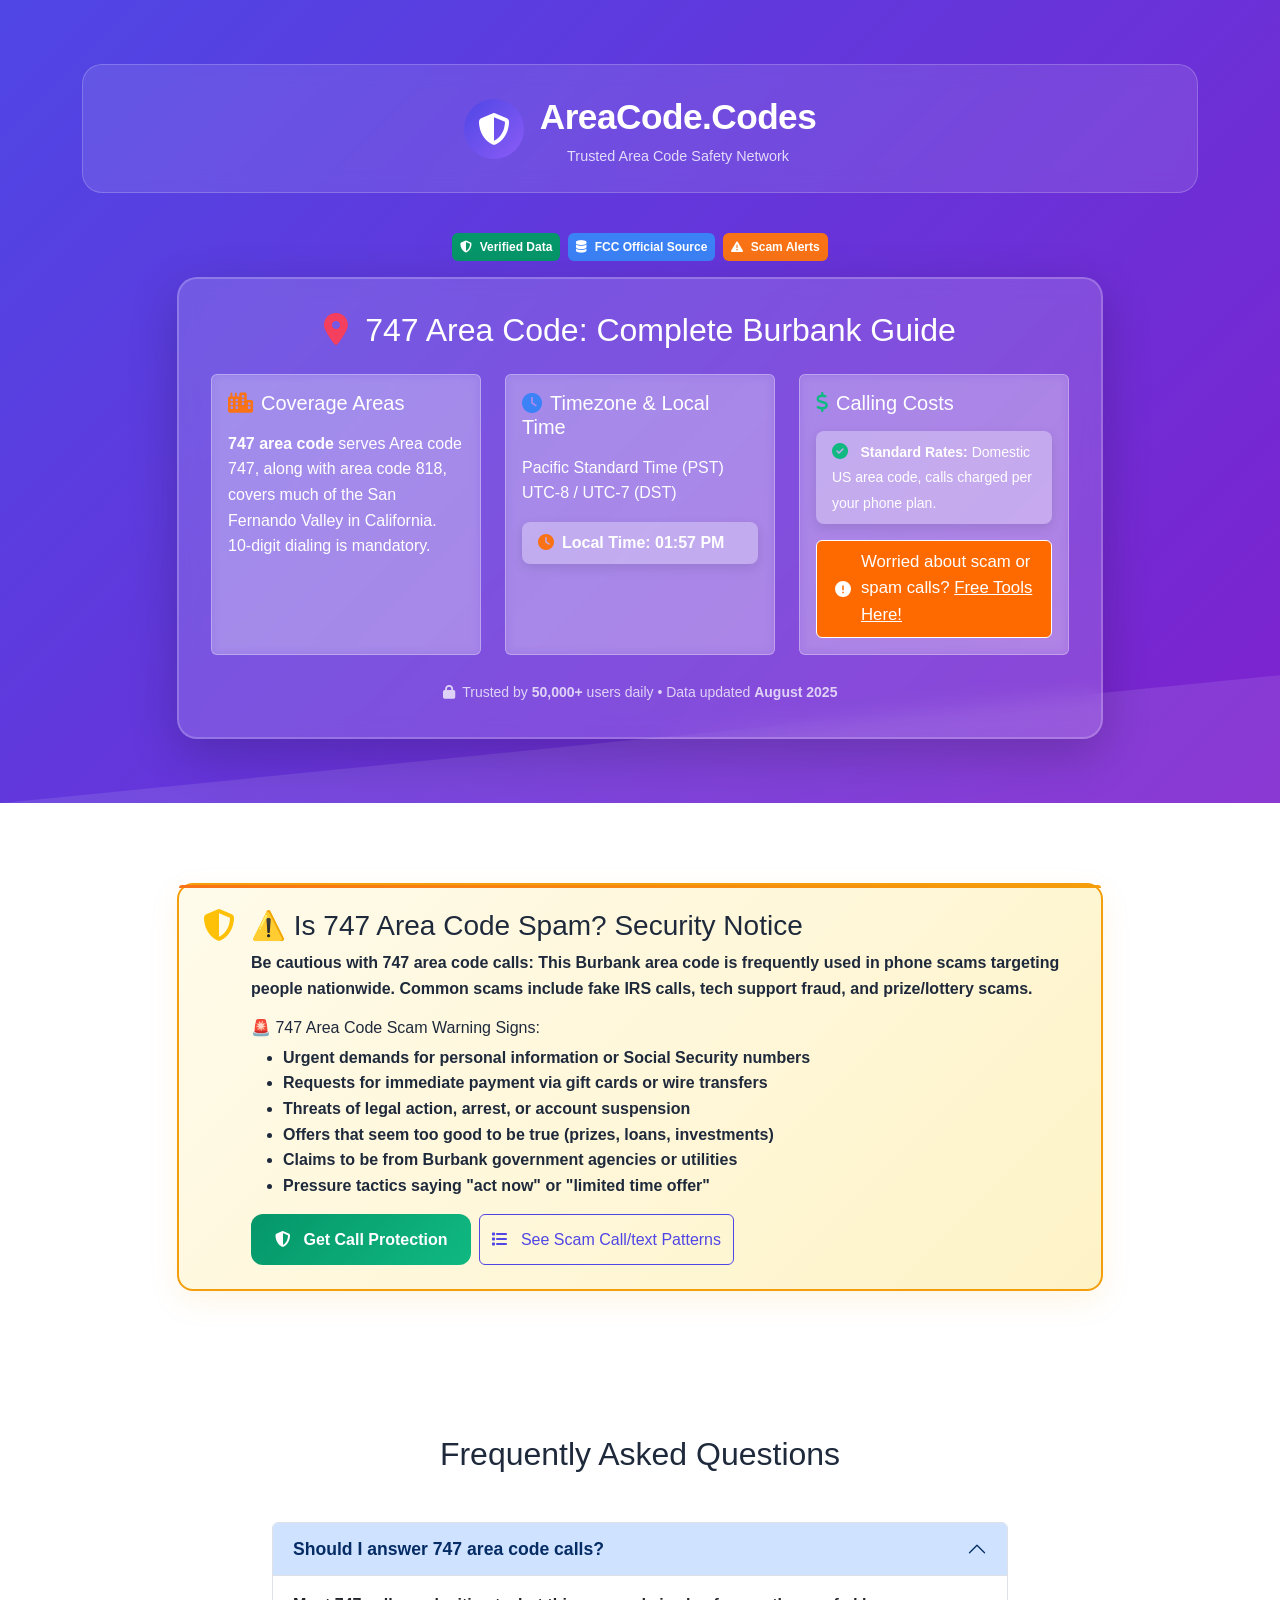
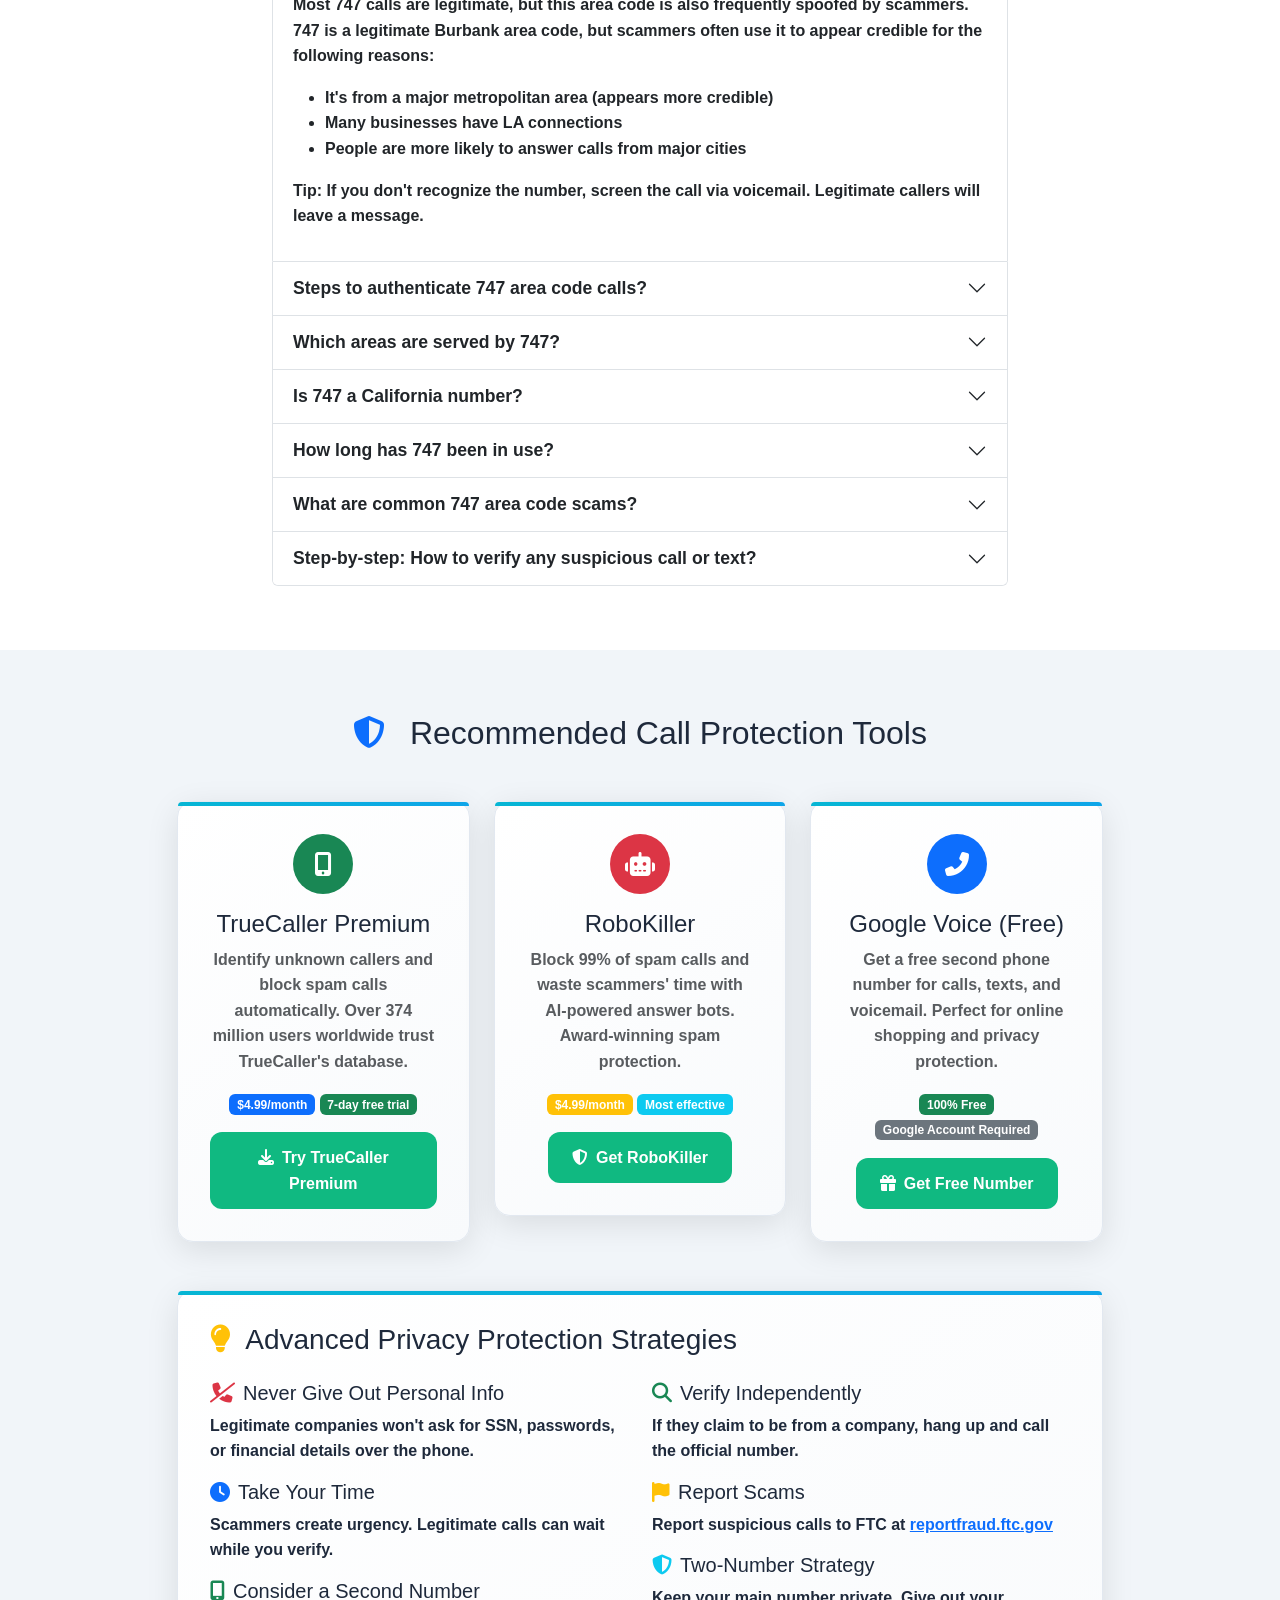
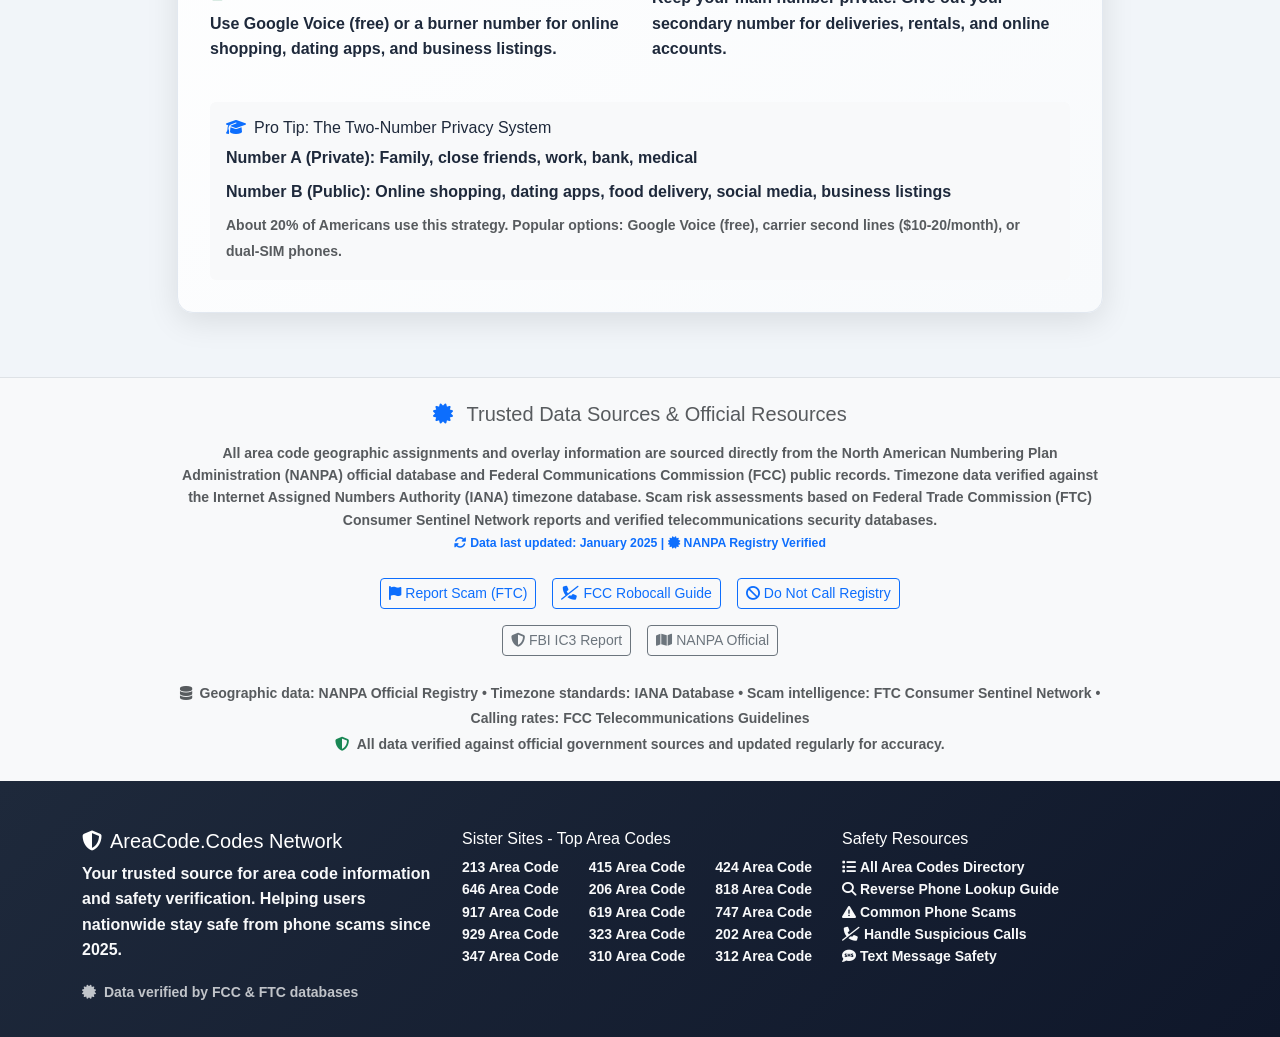
<file: index.html>
<!DOCTYPE html>
<html lang="en">
<head>
    <meta charset="UTF-8">
    <meta name="viewport" content="width=device-width, initial-scale=1.0">
    <!-- SEO: Improved Title for clarity and geo-targeting -->
    <title>747 Area Code (California) Lookup: Scam, Spam & Safety Check for Burbank</title>
    <!-- SEO: Enhanced Meta Description with more keywords and call to action -->
    <meta name="description" content="Free 747 area code lookup for Burbank, California. Check if a number is safe, reported as spam, or linked to scams. Read user reports, avoid phone fraud, and get scam alerts.">
    <meta name="robots" content="index, follow">
    
    <!-- Open Graph Meta Tags for social sharing -->
    <meta property="og:title" content="747 Area Code (California): Burbank Lookup, Scam & Spam Check 747areacode.codes">
    <meta property="og:description" content="Lookup 747 area code numbers in Burbank, CA. Get scam alerts, user reports, and safety tips.">
    <meta property="og:type" content="website">
    <meta property="og:url" content="https://747.areacode.codes">

    
    <!-- Twitter Card Meta Tags -->
    <meta name="twitter:card" content="summary_large_image">
    <meta name="twitter:title" content="747 Area Code (California): Burbank Lookup, Scam & Spam Check">
    <meta name="twitter:description" content="Lookup 747 area code numbers in Burbank, CA. Get scam alerts, user reports, and safety tips.">
    
    <!-- Canonical URL for SEO -->
    <link rel="canonical" href="https://747.areacode.codes">
    
    <!-- Favicon -->
    <link rel="icon" type="image/x-icon" href="favicon.ico">
    
        <!-- Google tag (gtag.js) -->
        <script async src="https://www.googletagmanager.com/gtag/js?id=G-JYRG1LR357"></script>
        <script>
            window.dataLayer = window.dataLayer || [];
            function gtag(){dataLayer.push(arguments);}
            gtag('js', new Date());
            gtag('config', 'G-JYRG1LR357');
        </script>
    
    <!-- Bootstrap CSS -->
    <link href="https://cdn.jsdelivr.net/npm/bootstrap@5.3.0/dist/css/bootstrap.min.css" rel="stylesheet">
    <link href="https://cdnjs.cloudflare.com/ajax/libs/font-awesome/6.4.0/css/all.min.css" rel="stylesheet">
    
    <!-- Custom CSS -->
    <link rel="stylesheet" href="areacodes.css">


    
    <!-- Structured Data: FAQPage schema for rich results (add or update as needed) -->
    <script type="application/ld+json">
    {
      "@context": "https://schema.org",
      "@type": "FAQPage",
      "mainEntity": [
        {
          "@type": "Question",
          "name": "Is the 747 area code safe or a scam?",
          "acceptedAnswer": {
            "@type": "Answer",
            "text": "The 747 area code is legitimate for Burbank, California, but scammers often spoof it. Always verify unknown callers."
          }
        },
        {
          "@type": "Question",
          "name": "How do I check if a 747 number is spam?",
          "acceptedAnswer": {
            "@type": "Answer",
            "text": "Use caller ID apps, search the number online, and check user reports on this site to identify spam or scam calls."
          }
        },
        {
          "@type": "Question",
          "name": "What cities use the 747 area code?",
          "acceptedAnswer": {
            "@type": "Answer",
            "text": "747 covers Burbank, Glendale, San Fernando Valley, Calabasas, Universal City, and parts of Ventura County."
          }
        }
      ]
    }
    </script>
</head>

<body>
    <!-- Hero Section -->
    <section class="hero-section">
        <div class="container">
            <!-- Unified Brand Header -->
            <div class="row justify-content-center text-center mb-4">
                <div class="col-lg-12">
                    <div class="brand-logo mb-3">
                        <div class="logo-container d-flex align-items-center justify-content-center">
                            <div class="logo-icon" style="background: linear-gradient(135deg, #4f46e5, #8b5cf6);">
                                <i class="fas fa-shield-alt"></i>
                            </div>
            <div class="logo-text ms-3">
                <div class="logo-main mb-0">
                    <a href="https://areacode.codes" class="text-white text-decoration-none" style="font-weight:bold;">AreaCode.Codes</a>
                </div>
                <p class="logo-sub mb-0">Trusted Area Code Safety Network</p>
            </div>
                        </div>
                    </div>
                </div>
            </div>
            
            <!-- Trust Badges Banner -->
            <div class="row justify-content-center mb-3">
                <div class="col-lg-10 d-flex justify-content-center">
                    <div class="badge bg-success me-2 p-2" style="background-color: #059669 !important;"><i class="fas fa-shield-alt me-1"></i> Verified Data</div>
                    <div class="badge bg-primary me-2 p-2" style="background-color: #3b82f6 !important;"><i class="fas fa-database me-1"></i> FCC Official Source</div>
                    <div class="badge bg-warning p-2" style="background-color: #f97316 !important; color: white;"><i class="fas fa-exclamation-triangle me-1"></i> Scam Alerts</div>
                </div>
            </div>
            
            <!-- Direct Area Code Information Banner -->
            <div class="row justify-content-center">
                <div class="col-lg-10">
                    <div class="hero-info-card">
                        <div class="row">
                            <div class="col-md-12">
                                <h1 class="h2 mb-4 text-center text-white">
    <i class="fas fa-map-marker-alt me-2" style="color: #f43f5e;"></i>
    747 Area Code: Complete Burbank Guide
</h1>
                                <div class="row g-4">
                                    <div class="col-lg-4">
                                        <div class="hero-info-box h-100 p-3 border rounded">
                                            <h3 class="h5 mb-3"><i class="fas fa-city me-2" style="color: #f97316;"></i>Coverage Areas</h3>
                                            <p class="mb-0 text-white"><strong>747 area code</strong> serves Area code 747, along with area code 818, covers much of the San Fernando Valley in California. 10-digit dialing is mandatory.</p>
                                        </div>
                                    </div>
                                    <div class="col-lg-4">
                                        <div class="hero-info-box h-100 p-3 border rounded">
                                            <h3 class="h5 mb-3"><i class="fas fa-clock me-2" style="color: #3b82f6;"></i>Timezone & Local Time</h3>
                                            <p class="mb-2 text-white">Pacific Standard Time (PST)<br>UTC-8 / UTC-7 (DST)</p>
                                            <div class="hero-alert py-2 px-3 mt-2 mb-0">
                                                <i class="fas fa-clock me-2" style="color: #f97316;"></i><strong>Local Time:</strong> 
                                                <span id="heroLocalTime" class="fw-bold">--:-- --</span>
                                            </div>
                                        </div>
                                    </div>
                                    <div class="col-lg-4">
                                        <div class="hero-info-box h-100 p-3 border rounded">
                                            <h3 class="h5 mb-3"><i class="fas fa-dollar-sign me-2" style="color: #10b981;"></i>Calling Costs</h3>
                                            <div class="hero-alert py-2 px-3 mb-0">
                                                <i class="fas fa-check-circle me-2" style="color: #10b981;"></i>
                                                <small><strong>Standard Rates:</strong> Domestic US area code, calls charged per your phone plan.</small>
                                            </div>
                                            <!-- Scam/Spam Alert Tip -->
                                            <div class="mt-3">
                                              <div class="info-tip d-flex align-items-center gap-2 px-3 py-2 rounded" tabindex="0" style="background:#ff6a00; border:1.5px solid #fff; color:#fff; font-size:1.05rem; cursor:pointer; transition:background 0.2s, border 0.2s;" onclick="document.getElementById('protection-tools').scrollIntoView({behavior:'smooth'});" onkeypress="if(event.key==='Enter'){document.getElementById('protection-tools').scrollIntoView({behavior:'smooth'});}">
                                                <svg viewBox="0 0 20 20" fill="currentColor" width="20" height="20" style="flex-shrink:0;"><path d="M10 2a8 8 0 100 16 8 8 0 000-16zm.75 12.25h-1.5v-1.5h1.5v1.5zm0-3h-1.5V6.5h1.5v2.75z"/></svg>
                                                <span>Worried about scam or spam calls? <u>Free Tools Here!</u></span>
                                              </div>
                                            </div>
                                        </div>
                                    </div>
                                </div>
                                <div class="text-center mt-4">
                                    <small class="text-white opacity-75">
                                        <i class="fas fa-lock me-1"></i> Trusted by <strong>50,000+</strong> users daily • Data updated <strong>August 2025</strong>
                                    </small>
                                </div>
                            </div>
                        </div>
                    </div>
                </div>
            </div>
        </div>
    </section>

    <!-- Results Section -->
    <section class="py-5" id="resultsSection" style="display: none;">
        <div class="container">
            <div class="row justify-content-center">
                <div class="col-lg-10">
                    <div class="info-card">
                        <div class="row">
                            <div class="col-md-8">
                                <h2 class="h3 mb-4">
                                    <i class="fas fa-map-marker-alt text-primary me-2"></i>
                                    Area Code <span id="resultAreaCode"></span> Information
                                </h2>
                                <div id="basicInfo">
                                    <ul class="list-unstyled mb-0">
                                        <li><strong>Area Code:</strong> 747</li>
                                        <li><strong>Region:</strong> Burbank, San Fernando Valley, California</li>
                                        <li><strong>Overlay:</strong> 818</li>
                                        <li><strong>Time Zone:</strong> Pacific Time (PST/PDT)</li>
                                        <li><strong>Introduced:</strong> 2009</li>
                                        <li><strong>Mandatory Dialing:</strong> 10-digit</li>
                                    </ul>
                                </div>
                            </div>
                            <div class="col-md-4">
                                <div class="icon-badge mx-auto">
                                    <i class="fas fa-phone"></i>
                                </div>
                                <div class="text-center">
                                    <h4 id="resultCity"></h4>
                                    <p class="text-muted" id="resultState"></p>
                                </div>
                            </div>
                        </div>
                    </div>

                    <!-- Security Alert -->
                    <div class="security-alert" id="securityAlert">
                        <div class="d-flex align-items-start">
                            <div class="me-3">
                                <i class="fas fa-exclamation-triangle fa-2x text-warning"></i>
                            </div>
                            <div>
                                <h4 class="mb-2">
                                    <i class="fas fa-shield-alt me-2"></i>
                                    Security Assessment
                                </h4>

                                
                                <!-- User Feedback Section - Build Community Data -->
                                <div class="bg-white rounded p-3 mb-3 border">
                                    <h6><i class="fas fa-users me-2"></i>Community Safety Check</h6>
                                    <p class="small mb-2">Have you received calls from this area code?</p>
                                    <div class="d-flex gap-2 mb-2">
                                        <button class="btn btn-sm btn-success" onclick="submitFeedback('safe')">
                                            <i class="fas fa-thumbs-up"></i> Safe Call
                                        </button>
                                        <button class="btn btn-sm btn-warning" onclick="submitFeedback('suspicious')">
                                            <i class="fas fa-exclamation"></i> Suspicious
                                        </button>
                                        <button class="btn btn-sm btn-danger" onclick="submitFeedback('scam')">
                                            <i class="fas fa-ban"></i> Confirmed Scam
                                        </button>
                                    </div>

                                </div>
                                
                                <div class="d-flex flex-wrap gap-2">
                                    <a href="#" class="cta-button" onclick="trackSecurityInterest()">
                                        <i class="fas fa-search-plus me-2"></i>
                                        Get Detailed Safety Report
                                    </a>
                                    <a href="#protection-tools" class="btn btn-outline-primary">
                                        <i class="fas fa-tools me-2"></i>
                                        See Protection Tools
                                    </a>
                                </div>
                            </div>
                        </div>
                    </div>
                </div>
            </div>
        </div>
    </section>

    <!-- Security Alert for 747 -->
    <section class="py-5" id="securitySection">
        <div class="container">
            <div class="row justify-content-center">
                <div class="col-lg-10">
                    <div class="security-alert warning" id="default312Alert">
                        <div class="d-flex align-items-start">
                            <div class="me-3">
                                <i class="fas fa-shield-alt fa-2x text-warning"></i>
                            </div>
                            <div>
                                <h3 class="mb-2">⚠️ Is 747 Area Code Spam? Security Notice</h3>
                                <p class="mb-3">
                                    <strong>Be cautious with 747 area code calls: This Burbank area code is frequently used in phone scams targeting people nationwide. Common scams include fake IRS calls, tech support fraud, and prize/lottery scams.
                                </p>
                                <div class="mb-3">
                                    <h4 class="h6">🚨 747 Area Code Scam Warning Signs:</h4>
                                    <ul class="mb-0">
                                        <li>Urgent demands for personal information or Social Security numbers</li>
                                        <li>Requests for immediate payment via gift cards or wire transfers</li>
                                        <li>Threats of legal action, arrest, or account suspension</li>
                                        <li>Offers that seem too good to be true (prizes, loans, investments)</li>
                                        <li>Claims to be from Burbank government agencies or utilities</li>
                                        <li>Pressure tactics saying "act now" or "limited time offer"</li>
                                    </ul>
                                </div>
                                <div class="d-flex flex-wrap gap-2">
                                    <a href="#protection-tools" class="cta-button" style="background: linear-gradient(135deg, #059669, #10b981);">
                                        <i class="fas fa-shield-alt me-2"></i>
                                        Get Call Protection
                                    </a>
                                    <button class="btn btn-outline-primary" onclick="showScamPatterns()" style="border-color: #4f46e5; color: #4f46e5;">
                                        <i class="fas fa-list me-2"></i>
                                        See Scam Call/text Patterns
                                    </button>
                                </div>
                            </div>
                        </div>
                    </div>
                </div>
            </div>
        </div>
    </section>

    <!-- FAQ Section -->
    <section class="faq-section">
        <div class="container">
            <div class="row justify-content-center">
                <div class="col-lg-8">
                    <h2 class="text-center mb-5">Frequently Asked Questions</h2>
                    <div class="accordion" id="faqAccordion">
                        <!-- FAQ 1: Should I answer 747 area code calls? -->
                        <div class="accordion-item">
                            <h3 class="accordion-header">
                                <button class="accordion-button" type="button" data-bs-toggle="collapse" data-bs-target="#faq1">
                                    Should I answer 747 area code calls?
                                </button>
                            </h3>
                            <div id="faq1" class="accordion-collapse collapse show" data-bs-parent="#faqAccordion">
                                <div class="accordion-body">
                                    <p><strong>Most 747 calls are legitimate,</strong> but this area code is also frequently spoofed by scammers. 747 is a legitimate Burbank area code, but scammers often use it to appear credible for the following reasons:</p>
                                    <ul>
                                        <li>It's from a major metropolitan area (appears more credible)</li>
                                        <li>Many businesses have LA connections</li>
                                        <li>People are more likely to answer calls from major cities</li>
                                    </ul>
                                    <p><strong>Tip:</strong> If you don't recognize the number, screen the call via voicemail. Legitimate callers will leave a message.</p>
                                </div>
                            </div>
                        </div>

                        <!-- FAQ 2: How to verify if a 747 call is legitimate -->
                        <div class="accordion-item">
                            <h3 class="accordion-header">
                                <button class="accordion-button collapsed" type="button" data-bs-toggle="collapse" data-bs-target="#faq2">
                                    Steps to authenticate 747 area code calls?
                                </button>
                            </h3>
                            <div id="faq2" class="accordion-collapse collapse" data-bs-parent="#faqAccordion">
                                <div class="accordion-body">
                                    <p><strong>Here's how to verify 747 calls:</strong></p>
                                    <ol>
                                        <li><strong>Use caller ID apps</strong> - TrueCaller, Hiya, or RoboKiller can identify known spam numbers</li>
                                        <li><strong>Google the number</strong> - Search "[number] scam" to see if others reported it</li>
                                        <li><strong>Don't answer unknown numbers</strong> - Let legitimate callers leave voicemail</li>
                                        <li><strong>Call back independently</strong> - If they claim to be from a company, hang up and call the official number</li>
                                        <li><strong>Trust your instincts</strong> - If something feels off, it probably is</li>
                                    </ol>
                                </div>
                            </div>
                        </div>

                        <!-- FAQ 3: What cities use 747 area code -->
                        <div class="accordion-item">
                            <h3 class="accordion-header">
                                <button class="accordion-button collapsed" type="button" data-bs-toggle="collapse" data-bs-target="#faq3">
                                    Which areas are served by 747?
                                </button>
                            </h3>
                            <div id="faq3" class="accordion-collapse collapse" data-bs-parent="#faqAccordion">
                                <div class="accordion-body">
                                    <p><strong>747 area code serves central Burbank and surrounding areas:</strong></p>
                                    <div class="row">
                                        <div class="col-md-6">
                                            <ul>
                                                <li>Downtown Burbank</li>
                                                <li>Hollywood</li>
                                                <li>Beverly Hills</li>
                                                <li>Santa Monica</li>
                                                <li>West Hollywood</li>
                                                <li>Burbank</li>
                                            </ul>
                                        </div>
                                        <div class="col-md-6">
                                            <ul>
                                                <li>Burbank</li>
                                                <li>Culver City</li>
                                                <li>West Hollywood</li>
                                                <li>Venice</li>
                                                <li>Marina del Rey</li>
                                                <li>Century City</li>
                                            </ul>
                                        </div>
                                    </div>
                                    <p><em>Note: 747 overlaps with area codes 323 and 738 in the same geographic region.</em></p>
                                </div>
                            </div>
                        </div>

                        <!-- FAQ 4: Is 747 a California number? -->
                        <div class="accordion-item">
                            <h3 class="accordion-header">
                                <button class="accordion-button collapsed" type="button" data-bs-toggle="collapse" data-bs-target="#faq4">
                                    Is 747 a California number?
                                </button>
                            </h3>
                            <div id="faq4" class="accordion-collapse collapse" data-bs-parent="#faqAccordion">
                                <div class="accordion-body">
                                    <p><strong>Yes, 747 is an area code for Burbank, California.</strong> It is not a New York area code.</p>
                                    <p><strong>Common California area codes include:</strong></p>
                                    <ul>
                                        <li><strong>747, 818:</strong> Burbank, San Fernando Valley</li>
                                        <li><strong>213, 323, 310, 424:</strong> Los Angeles and surrounding areas</li>
                                        <li><strong>415, 628:</strong> San Francisco</li>
                                        <li><strong>619, 858:</strong> San Diego</li>
                                    </ul>
                                    <p>If someone claims to be calling from New York with a 747 number, it's very likely a scam using caller ID spoofing.</p>
                                </div>
                            </div>
                        </div>

                        <!-- FAQ 5: How long has 747 been in use? -->
                        <div class="accordion-item">
                            <h3 class="accordion-header">
                                <button class="accordion-button collapsed" type="button" data-bs-toggle="collapse" data-bs-target="#faq5">
                                    How long has 747 been in use?
                                </button>
                            </h3>
                            <div id="faq5" class="accordion-collapse collapse" data-bs-parent="#faqAccordion">
                                <div class="accordion-body">
                                    <p><strong>747 was one of the original area codes</strong> established in 1947 when the North American Numbering Plan began.</p>
                                    <div class="row mt-3">
                                        <div class="col-md-6">
                                            <h6><i class="fas fa-history text-primary me-2"></i>Historical Timeline:</h6>
                                            <ul>
                                                <li><strong>1947:</strong> 747 established covering all of Southern California</li>
                                                <li><strong>1951:</strong> Split to create 714 (Orange County)</li>
                                                <li><strong>1984:</strong> Split to create 818 (San Fernando Valley)</li>
                                                <li><strong>1991:</strong> Split to create 310 (West LA)</li>
                                                <li><strong>1998:</strong> Overlay with 323 began</li>
                                                <li><strong>2009:</strong> Overlay with 738 implemented</li>
                                            </ul>
                                        </div>
                                        <div class="col-md-6">
                                            <h6><i class="fas fa-map text-success me-2"></i>Coverage Evolution:</h6>
                                        </div>
                                    </div>
                                </div>
                            </div>
                        </div>

                        <!-- FAQ 6: Common 747 scam types -->
                        <div class="accordion-item">
                            <h3 class="accordion-header">
                                <button class="accordion-button collapsed" type="button" data-bs-toggle="collapse" data-bs-target="#faq6">
                                    What are common 747 area code scams?
                                </button>
                            </h3>
                            <div id="faq6" class="accordion-collapse collapse" data-bs-parent="#faqAccordion">
                                <div class="accordion-body">
                                    <div class="row">
                                        <div class="col-md-6">
                                            <h6><i class="fas fa-exclamation-triangle text-warning me-2"></i>Top 747 Scam Types:</h6>
                                            <ol>
                                                <li><strong>Fake IRS/Tax Scams</strong> - Threatening arrest for unpaid taxes</li>
                                                <li><strong>Tech Support Fraud</strong> - Claiming computer virus/malware</li>
                                                <li><strong>Prize/Lottery Scams</strong> - "You've won" but need to pay fees</li>
                                                <li><strong>Medicare/Insurance Fraud</strong> - Fake benefit updates</li>
                                                <li><strong>Charity Scams</strong> - Especially after natural disasters</li>
                                                <li><strong>Romance Scams</strong> - Dating app/social media targeting</li>
                                            </ol>
                                        </div>
                                        <div class="col-md-6">
                                            <h6><i class="fas fa-shield-alt text-success me-2"></i>Red Flags to Watch:</h6>
                                            <ul>
                                                <li>Urgent demands for immediate payment</li>
                                                <li>Requests for gift cards or wire transfers</li>
                                                <li>Threats of arrest or legal action</li>
                                                <li>Asking for SSN or bank details</li>
                                                <li>Pressure to "act now" or "limited time"</li>
                                                <li>Caller gets angry when questioned</li>
                                            </ul>
                                            <div class="alert alert-info mt-3">
                                                <small><strong>Remember:</strong> Government agencies send letters before calling. Banks never ask for passwords by phone.</small>
                                            </div>
                                        </div>
                                    </div>
                                </div>
                            </div>
                        </div>

                        <!-- FAQ 7: Step-by-step verification -->
                        <div class="accordion-item">
                            <h3 class="accordion-header">
                                <button class="accordion-button collapsed" type="button" data-bs-toggle="collapse" data-bs-target="#faq7">
                                    Step-by-step: How to verify any suspicious call or text?
                                </button>
                            </h3>
                            <div id="faq7" class="accordion-collapse collapse" data-bs-parent="#faqAccordion">
                                <div class="accordion-body">
                                    <div class="row">
                                        <div class="col-md-6">
                                            <h6><i class="fas fa-phone text-primary me-2"></i>For Phone Calls:</h6>
                                            <ol>
                                                <li><strong>Don't answer unknown numbers</strong> - Let it go to voicemail</li>
                                                <li><strong>Listen to voicemail carefully</strong> - Legitimate callers leave detailed messages</li>
                                                <li><strong>Google search the number</strong> - Add "scam" or "spam" to your search</li>
                                                <li><strong>Never give personal info</strong> - SSN, bank details, passwords</li>
                                                <li><strong>Call back independently</strong> - Use official numbers from company websites</li>
                                                <li><strong>Trust your instincts</strong> - If it feels wrong, it probably is</li>
                                            </ol>
                                        </div>
                                        <div class="col-md-6">
                                            <h6><i class="fas fa-sms text-success me-2"></i>For Text Messages:</h6>
                                            <ol>
                                                <li><strong>Check sender carefully</strong> - Is it from a real shortcode or phone number?</li>
                                                <li><strong>Look for spelling errors</strong> - Scammers often have poor grammar</li>
                                                <li><strong>Don't click links</strong> - Especially shortened URLs</li>
                                                <li><strong>Verify with official app</strong> - Check your bank/service provider app</li>
                                                <li><strong>Forward to SPAM (7726)</strong> - Report suspicious texts</li>
                                                <li><strong>Block and delete</strong> - Don't engage with scammers</li>
                                            </ol>
                                        </div>
                                    </div>
                                    <div class="alert alert-warning mt-4">
                                        <h6><i class="fas fa-exclamation-triangle me-2"></i>Emergency Verification Steps:</h6>
                                        <p class="mb-2"><strong>If caller claims urgent issue:</strong></p>
                                        <ol class="mb-0">
                                            <li>Hang up immediately (don't feel rude)</li>
                                            <li>Wait 5 minutes, then call the official number</li>
                                            <li>Ask if they have any urgent matters for you</li>
                                            <li>Report the scam attempt to authorities</li>
                                        </ol>
                                    </div>
                                </div>
                            </div>
                        </div>
                    </div>
                </div>
            </div>
        </div>
    </section>

    <!-- Protection Tools Section -->
    <section class="feature-section" id="protection-tools">
        <div class="container">
            <div class="row justify-content-center">
                <div class="col-lg-10">
                    <h2 class="text-center mb-5">
                        <i class="fas fa-shield-alt text-primary me-3"></i>
                        Recommended Call Protection Tools
                    </h2>
                    <div class="row g-4">
                        <div class="col-md-4">
                            <div class="info-card text-center">
                                <div class="icon-badge bg-success mx-auto">
                                    <i class="fas fa-mobile-alt"></i>
                                </div>
                                <h4>TrueCaller Premium</h4>
                                <p class="text-muted">Identify unknown callers and block spam calls automatically. Over 374 million users worldwide trust TrueCaller's database.</p>
                                <div class="mb-2">
                                    <span class="badge bg-primary">$4.99/month</span>
                                    <span class="badge bg-success">7-day free trial</span>
                                </div>
                                <div class="mt-3">
                                    <a href="http://bit.ly/4llN5Fl" target="_blank" class="cta-button" onclick="trackAffiliateClick('truecaller')">
                                        <i class="fas fa-download me-2"></i>Try TrueCaller Premium
                                    </a>
                                </div>
                            </div>
                        </div>
                        <div class="col-md-4">
                            <div class="info-card text-center">
                                <div class="icon-badge bg-danger mx-auto">
                                    <i class="fas fa-robot"></i>
                                </div>
                                <h4>RoboKiller</h4>
                                <p class="text-muted">Block 99% of spam calls and waste scammers' time with AI-powered answer bots. Award-winning spam protection.</p>
                                <div class="mb-2">
                                    <span class="badge bg-warning">$4.99/month</span>
                                    <span class="badge bg-info">Most effective</span>
                                </div>
                                <div class="mt-3">
                                    <a href="http://bit.ly/4oufwn4" target="_blank" class="cta-button" onclick="trackAffiliateClick('robokiller')">
                                        <i class="fas fa-shield-alt me-2"></i>Get RoboKiller
                                    </a>
                                </div>
                            </div>
                        </div>
                        <div class="col-md-4">
                            <div class="info-card text-center">
                                <div class="icon-badge bg-primary mx-auto">
                                    <i class="fas fa-phone-alt"></i>
                                </div>
                                <h4>Google Voice (Free)</h4>
                                <p class="text-muted">Get a free second phone number for calls, texts, and voicemail. Perfect for online shopping and privacy protection.</p>
                                <div class="mb-2">
                                    <span class="badge bg-success">100% Free</span>
                                    <span class="badge bg-secondary">Google Account Required</span>
                                </div>
                                <div class="mt-3">
                                    <a href="https://voice.google.com" target="_blank" class="cta-button" onclick="trackAffiliateClick('google-voice')">
                                        <i class="fas fa-gift me-2"></i>Get Free Number
                                    </a>
                                </div>
                            </div>
                        </div>
                    </div>
                    
                    <!-- Additional Tips -->
                    <div class="info-card mt-5">
                        <h3 class="mb-4">
                            <i class="fas fa-lightbulb text-warning me-2"></i>
                            Advanced Privacy Protection Strategies
                        </h3>
                        <div class="row">
                            <div class="col-md-6">
                                <h5><i class="fas fa-phone-slash text-danger me-2"></i>Never Give Out Personal Info</h5>
                                <p>Legitimate companies won't ask for SSN, passwords, or financial details over the phone.</p>
                                
                                <h5><i class="fas fa-clock text-primary me-2"></i>Take Your Time</h5>
                                <p>Scammers create urgency. Legitimate calls can wait while you verify.</p>
                                
                                <h5><i class="fas fa-mobile-alt text-success me-2"></i>Consider a Second Number</h5>
                                <p>Use Google Voice (free) or a burner number for online shopping, dating apps, and business listings.</p>
                            </div>
                            <div class="col-md-6">
                                <h5><i class="fas fa-search text-success me-2"></i>Verify Independently</h5>
                                <p>If they claim to be from a company, hang up and call the official number.</p>
                                
                                <h5><i class="fas fa-flag text-warning me-2"></i>Report Scams</h5>
                                <p>Report suspicious calls to FTC at <a href="https://reportfraud.ftc.gov" target="_blank">reportfraud.ftc.gov</a></p>
                                
                                <h5><i class="fas fa-shield-alt text-info me-2"></i>Two-Number Strategy</h5>
                                <p>Keep your main number private. Give out your secondary number for deliveries, rentals, and online accounts.</p>
                            </div>
                        </div>
                        
                        <!-- Two-Number Strategy Details -->
                        <div class="mt-4 p-3 bg-light rounded">
                            <h6><i class="fas fa-graduation-cap text-primary me-2"></i>Pro Tip: The Two-Number Privacy System</h6>
                            <p class="mb-2"><strong>Number A (Private):</strong> Family, close friends, work, bank, medical</p>
                            <p class="mb-2"><strong>Number B (Public):</strong> Online shopping, dating apps, food delivery, social media, business listings</p>
                            <p class="mb-0"><small class="text-muted">About 20% of Americans use this strategy. Popular options: Google Voice (free), carrier second lines ($10-20/month), or dual-SIM phones.</small></p>
                        </div>
                    </div>
                </div>
            </div>
        </div>
    </section>

    <!-- Government & Authority Links Section -->
    <section class="py-4 bg-light border-top">
        <div class="container">
            <div class="row justify-content-center">
                <div class="col-lg-10">
                    <div class="text-center mb-4">
                        <h3 class="h5 text-muted mb-3">
                            <i class="fas fa-certificate text-primary me-2"></i>
                            Trusted Data Sources & Official Resources
                        </h3>
                        <p class="small text-muted mb-4">
                            All area code geographic assignments and overlay information are sourced directly from the <strong>North American Numbering Plan Administration (NANPA)</strong> official database and <strong>Federal Communications Commission (FCC)</strong> public records. 
                            Timezone data verified against the <strong>Internet Assigned Numbers Authority (IANA)</strong> timezone database. 
                            Scam risk assessments based on <strong>Federal Trade Commission (FTC)</strong> Consumer Sentinel Network reports and verified telecommunications security databases.
                            <br><small class="text-primary">
                                <i class="fas fa-sync-alt me-1"></i>Data last updated: January 2025 | 
                                <i class="fas fa-certificate me-1"></i>NANPA Registry Verified
                            </small>
                        </p>
                    </div>
                    <div class="row justify-content-center">
                        <div class="col-md-8">
                            <div class="d-flex flex-wrap justify-content-center gap-3">
                                <a href="https://reportfraud.ftc.gov" target="_blank" class="btn btn-outline-primary btn-sm">
                                    <i class="fas fa-flag me-1"></i>Report Scam (FTC)
                                </a>
                                <a href="https://www.fcc.gov/consumers/guides/stop-unwanted-robocalls-and-texts" target="_blank" class="btn btn-outline-primary btn-sm">
                                    <i class="fas fa-phone-slash me-1"></i>FCC Robocall Guide
                                </a>
                                <a href="https://www.donotcall.gov" target="_blank" class="btn btn-outline-primary btn-sm">
                                    <i class="fas fa-ban me-1"></i>Do Not Call Registry
                                </a>
                                <a href="https://www.ic3.gov/Home/ComplaintChoice/default.aspx" target="_blank" class="btn btn-outline-secondary btn-sm">
                                    <i class="fas fa-shield-alt me-1"></i>FBI IC3 Report
                                </a>
                                <a href="https://www.nanpa.com/area_codes/area_code_maps.html" target="_blank" class="btn btn-outline-secondary btn-sm">
                                    <i class="fas fa-map me-1"></i>NANPA Official
                                </a>
                            </div>
                        </div>
                    </div>
                    
                    <div class="mt-4 text-center">
                        <small class="text-muted">
                            <i class="fas fa-database me-1"></i>
                            Geographic data: <strong>NANPA Official Registry</strong> • Timezone standards: <strong>IANA Database</strong> • 
                            Scam intelligence: <strong>FTC Consumer Sentinel Network</strong> • Calling rates: <strong>FCC Telecommunications Guidelines</strong>
                            <br>
                            <i class="fas fa-shield-alt me-1 text-success"></i>
                            All data verified against official government sources and updated regularly for accuracy.
                        </small>
                    </div>
                </div>
            </div>
        </div>
    </section>


    <!-- Footer -->
    <footer class="footer">
        <div class="container">
            <div class="row">
                <div class="col-md-4">
                    <h5><i class="fas fa-shield-alt me-2"></i>AreaCode.Codes Network</h5>
                    <p class="text-light">Your trusted source for area code information and safety verification. Helping users nationwide stay safe from phone scams since 2025.</p>
                    <div class="mt-3">
                        <small class="text-light opacity-75">
                            <i class="fas fa-certificate me-1"></i>
                            Data verified by FCC & FTC databases
                        </small>
                    </div>
                </div>

                <!-- Sister Sites section temporarily disabled to prevent 404 errors -->
                <div class="col-md-4">
                    <h6>Sister Sites - Top Area Codes</h6>
                    <div class="row">
                        <div class="col-4">
                            <ul class="list-unstyled small">
                                <li><a href="https://213area.codes" class="text-light text-decoration-none">213 Area Code</a></li>
                                <li><a href="https://646area.codes" class="text-light text-decoration-none">646 Area Code</a></li>
                                <li><a href="https://917areacode.org" class="text-light text-decoration-none">917 Area Code</a></li>
                                <li><a href="https://929areacode.net" class="text-light text-decoration-none">929 Area Code</a></li>
                                <li><a href="https://347area.codes" class="text-light text-decoration-none">347 Area Code</a></li>
                            </ul>
                        </div>
                        <div class="col-4">
                            <ul class="list-unstyled small">
                                <li><a href="https://areacode.codes/415.html" class="text-light text-decoration-none">415 Area Code</a></li>
                                <li><a href="https://areacode.codes/206.html" class="text-light text-decoration-none">206 Area Code</a></li>
                                <li><a href="https://areacode.codes/619.html" class="text-light text-decoration-none">619 Area Code</a></li>
                                <li><a href="https://areacode.codes/323.html" class="text-light text-decoration-none">323 Area Code</a></li>
                                <li><a href="https://areacode.codes/310.html" class="text-light text-decoration-none">310 Area Code</a></li>
                            </ul>
                        </div>
                        <div class="col-4">
                            <ul class="list-unstyled small">
                                <li><a href="https://424.areacode.codes" class="text-light text-decoration-none">424 Area Code</a></li>
                                <li><a href="https://818.areacode.codes" class="text-light text-decoration-none">818 Area Code</a></li>
                                <li><a href="https://747.areacode.codes" class="text-light text-decoration-none">747 Area Code</a></li>
                                <li><a href="https://202.areacode.codes" class="text-light text-decoration-none">202 Area Code</a></li>
                                <li><a href="https://312.areacode.codes" class="text-light text-decoration-none">312 Area Code</a></li>
                            </ul>
                        </div>
                    </div>
                </div>

                <!-- Safety Resources section -->
                <div class="col-md-4">
                    <h6>Safety Resources</h6>
                    <ul class="list-unstyled small">
                        <li><a href="https://areacode.codes/allareacodelist.html" class="text-light text-decoration-none">
                            <i class="fas fa-list me-1"></i>All Area Codes Directory
                        </a></li>
                        <li><a href="https://areacode.codes/reverse-phone-lookup-guide.html" class="text-light text-decoration-none">
                            <i class="fas fa-search me-1"></i>Reverse Phone Lookup Guide
                        </a></li>
                        <li><a href="https://areacode.codes/phone-scam-types-guide.html" class="text-light text-decoration-none">
                            <i class="fas fa-exclamation-triangle me-1"></i>Common Phone Scams
                        </a></li>
                        <li><a href="https://areacode.codes/suspicious-calls-guide.html" class="text-light text-decoration-none">
                            <i class="fas fa-phone-slash me-1"></i>Handle Suspicious Calls
                        </a></li>
                        <li><a href="https://areacode.codes/text-message-safety-guide.html" class="text-light text-decoration-none">
                            <i class="fas fa-sms me-1"></i>Text Message Safety
                        </a></li>
                    </ul>
                </div>
            </div>
        </div>
    </footer>

    <!-- Bootstrap JS -->
    <script src="https://cdn.jsdelivr.net/npm/bootstrap@5.3.0/dist/js/bootstrap.bundle.min.js"></script>

    <!-- Local Time Dynamic Script: Display local time for area code's timezone -->
    <script>
    // You can replace the variable below with the actual IANA timezone string during batch HTML generation
    // For example: "America/Los_Angeles", "America/New_York", "America/Chicago", "America/Denver", etc.
    // Recommended: use a template variable like America/Los_Angeles in your generator script
    var areaTimezone = 'America/Los_Angeles';
    function updateHeroLocalTime() {
      if (!areaTimezone || areaTimezone.startsWith('__')) return;
      var now = new Date();
      try {
        var opts = { hour: '2-digit', minute: '2-digit', hour12: true, timeZone: areaTimezone };
        var timeStr = now.toLocaleTimeString([], opts);
        var el = document.getElementById('heroLocalTime');
        if (el) el.textContent = timeStr;
      } catch (e) {
        // fallback: show browser local time
        var el = document.getElementById('heroLocalTime');
        if (el) el.textContent = now.toLocaleTimeString([], { hour: '2-digit', minute: '2-digit', hour12: true });
      }
    }
    updateHeroLocalTime();
    setInterval(updateHeroLocalTime, 60000);
    </script>

</body>
</html>
</file>
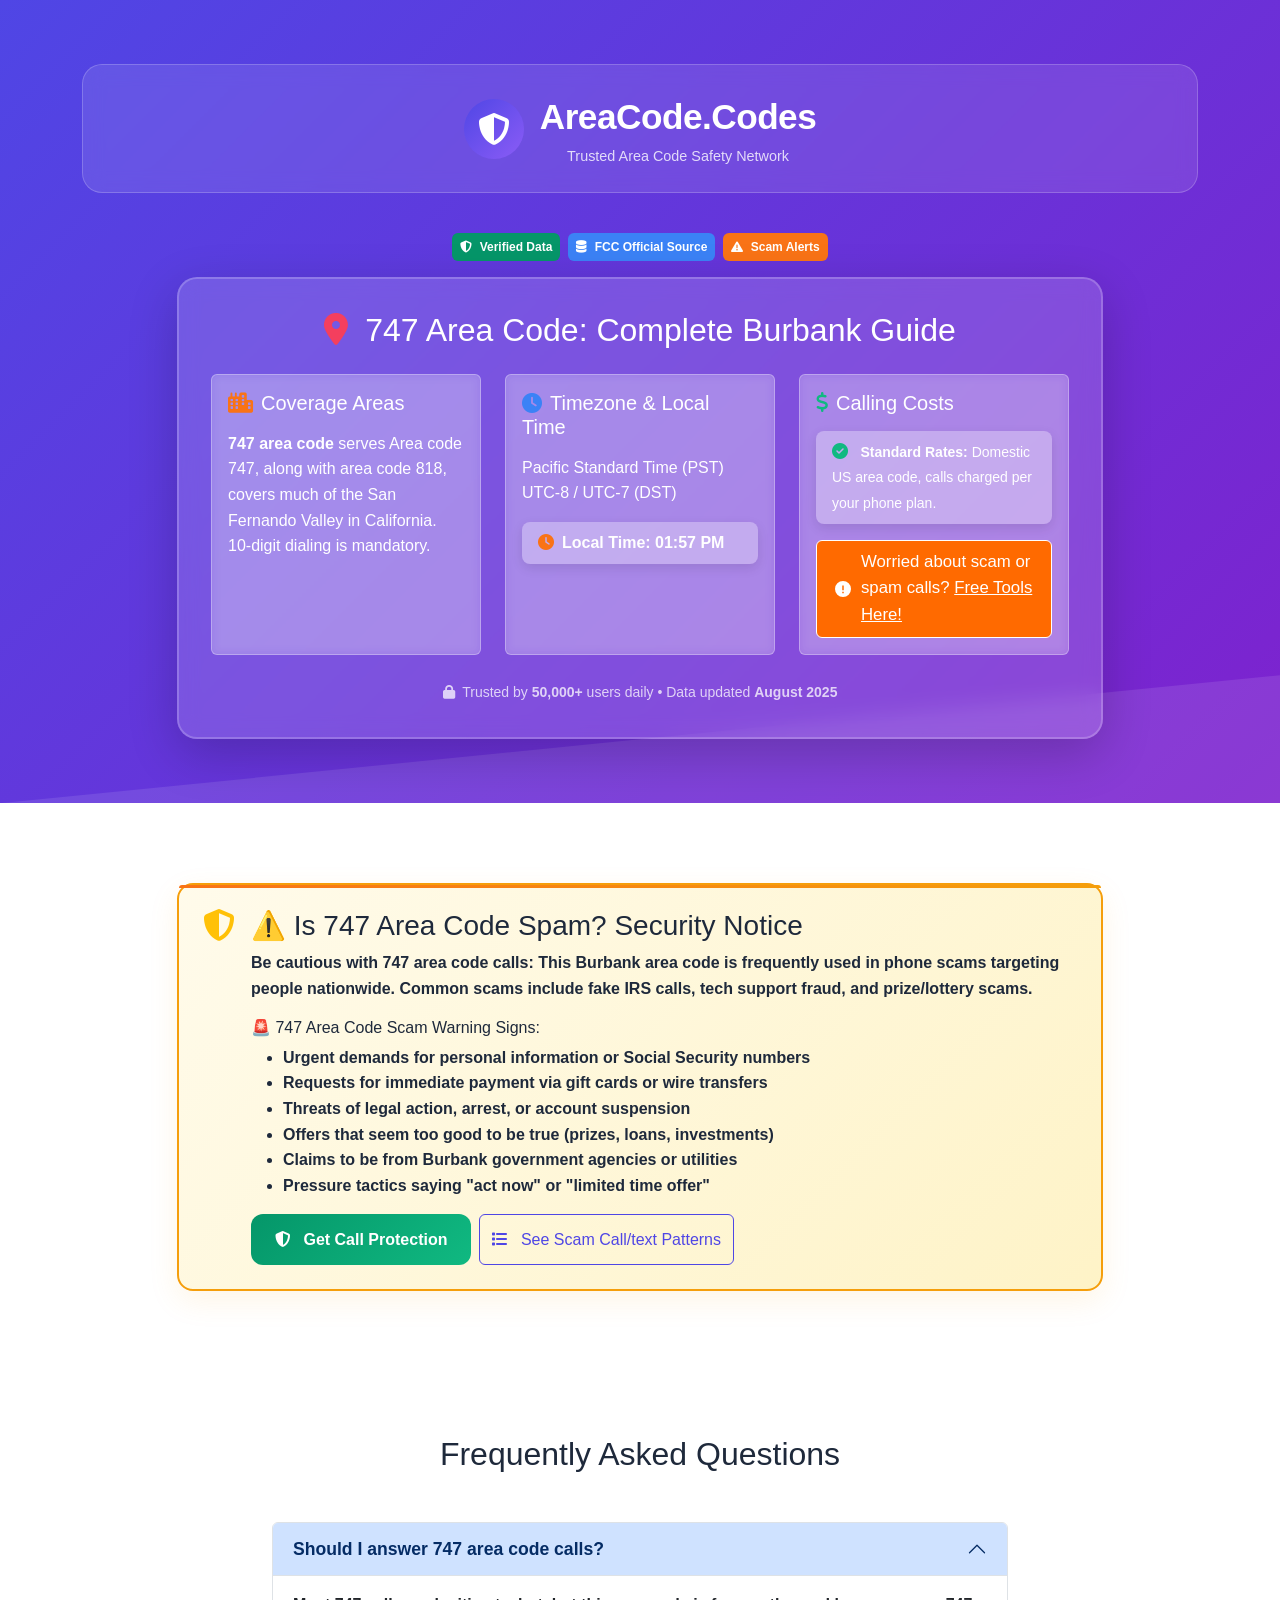
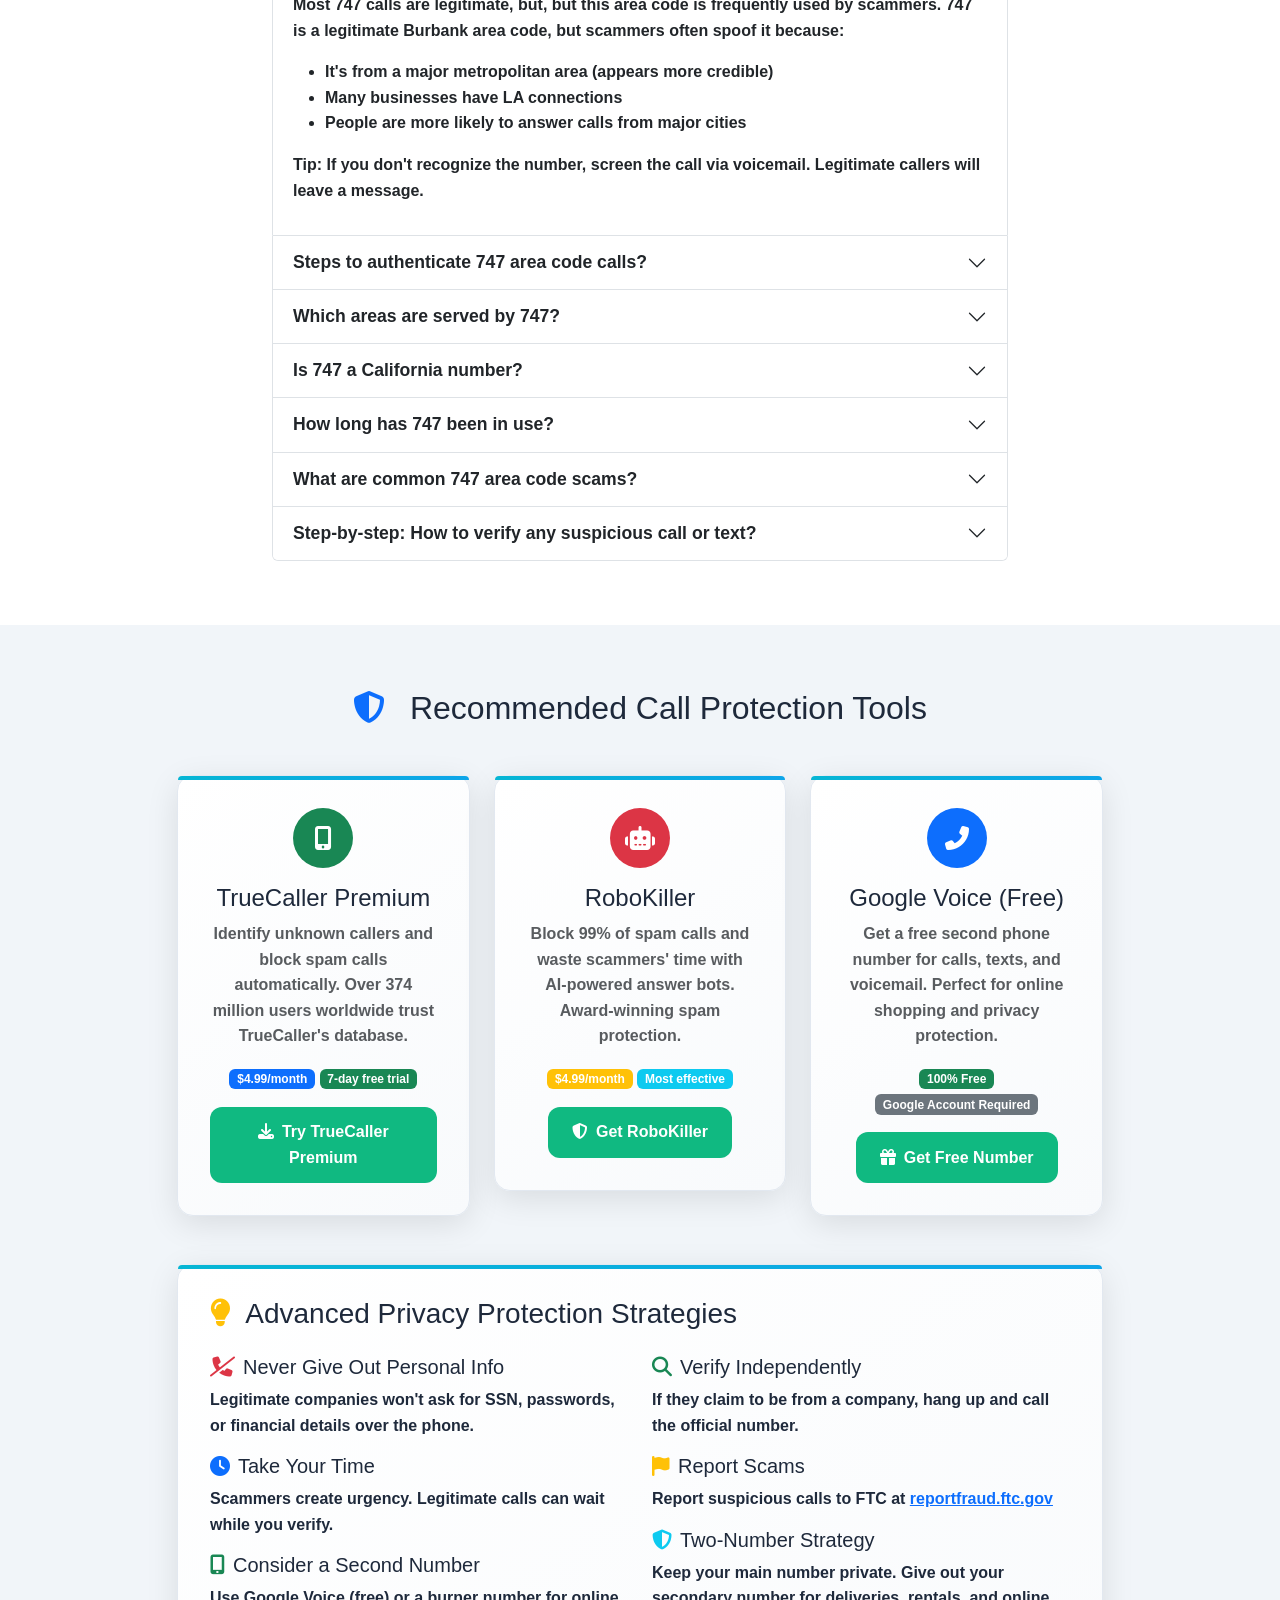
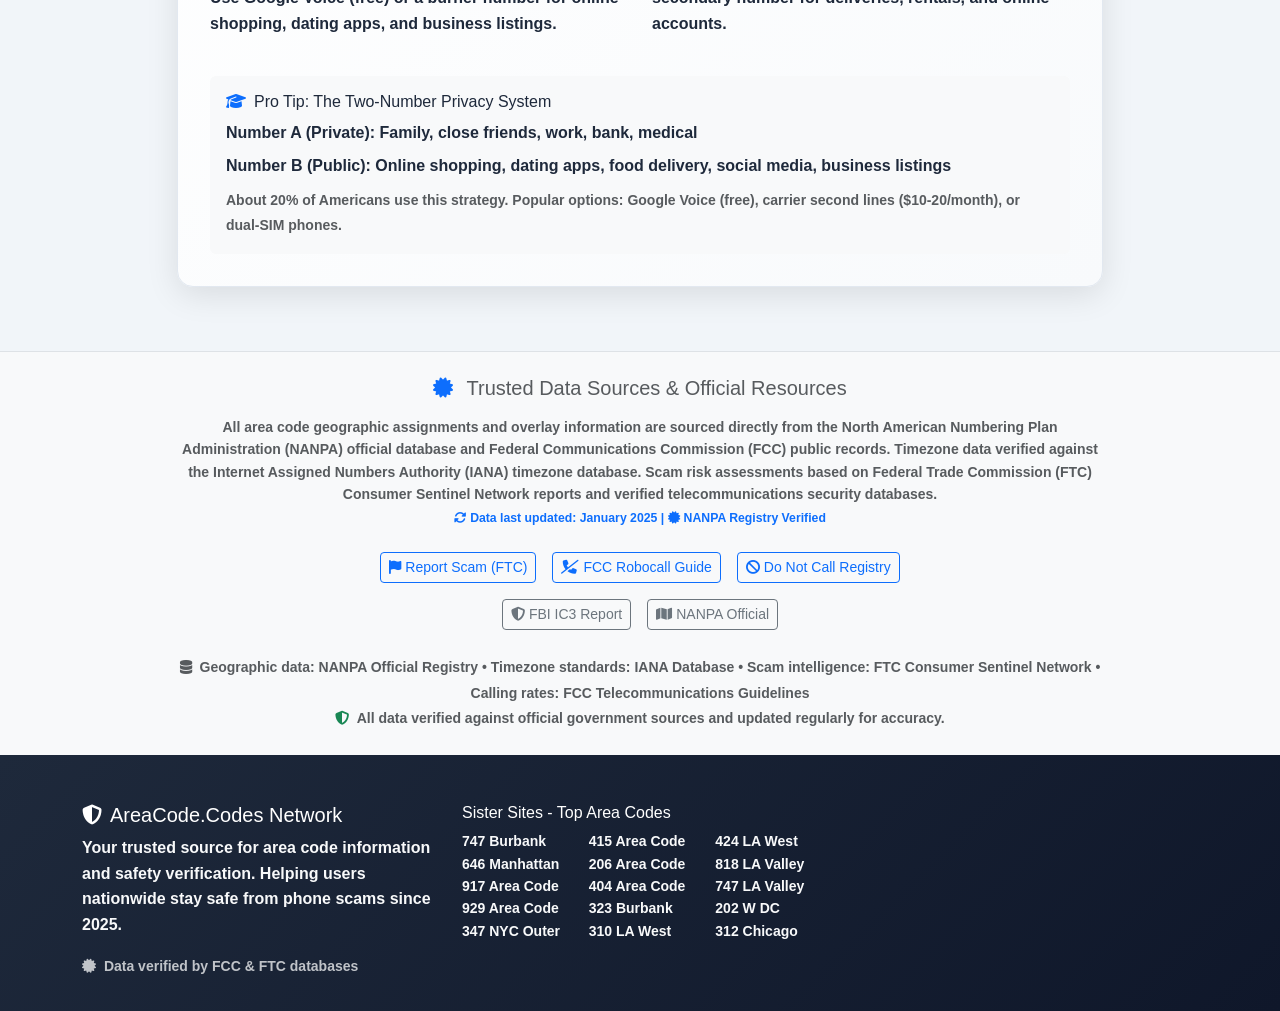
<file: 747.html>
<!DOCTYPE html>
<html lang="en">
<head>
    <meta charset="UTF-8">
    <meta name="viewport" content="width=device-width, initial-scale=1.0">
    <!-- SEO: Improved Title for clarity and geo-targeting -->
    <title>747 Area Code (California) Lookup: Scam, Spam & Safety Check for Burbank</title>
    <!-- SEO: Enhanced Meta Description with more keywords and call to action -->
    <meta name="description" content="Free 747 area code lookup for Burbank, California. Check if a number is safe, reported as spam, or linked to scams. Read user reports, avoid phone fraud, and get scam alerts.">
    <!-- SEO: Meta Keywords (optional, not used by Google but kept for completeness) -->
    <meta name="keywords" content="747 area code, 747 area code Burbank, 747 area code scam, 747 area code California, is 747 area code spam, Burbank area code, phone scam check, caller ID verification, 747 spam calls, area code lookup, Burbank, California area code, scam alerts, robocalls, phone fraud">
    <!-- SEO: Robots meta for indexing -->
    <meta name="robots" content="index, follow">
    
    <!-- Open Graph Meta Tags for social sharing -->
    <meta property="og:title" content="747 Area Code (California): Burbank Lookup, Scam & Spam Check | 747area.codes">
    <meta property="og:description" content="Lookup 747 area code numbers in Burbank, CA. Get scam alerts, user reports, and safety tips.">
    <meta property="og:type" content="website">
    <meta property="og:url" content="https://areacode.codes/747.html">
    <!-- SEO: Add og:image for better social sharing -->
    <meta property="og:image" content="https://areacode.codes/preview-747.png">
    
    <!-- Twitter Card Meta Tags -->
    <meta name="twitter:card" content="summary_large_image">
    <meta name="twitter:title" content="747 Area Code (California): Burbank Lookup, Scam & Spam Check">
    <meta name="twitter:description" content="Lookup 747 area code numbers in Burbank, CA. Get scam alerts, user reports, and safety tips.">
    <meta name="twitter:image" content="https://areacode.codes/preview-747.png">
    
    <!-- Canonical URL for SEO -->
    <link rel="canonical" href="https://areacode.codes/747.html">
    
    <!-- Favicon -->
    <link rel="icon" type="image/x-icon" href="favicon.ico">
    
    <!-- Google tag (gtag.js) -->
    <script async src="https://www.googletagmanager.com/gtag/js?id=G-JYRG1LR357"></script>
    <script>
      window.dataLayer = window.dataLayer || [];
      function gtag(){dataLayer.push(arguments);}
      gtag('js', new Date());

      gtag('config', 'G-JYRG1LR357');
    </script>
    
    <!-- Bootstrap CSS -->
    <link href="https://cdn.jsdelivr.net/npm/bootstrap@5.3.0/dist/css/bootstrap.min.css" rel="stylesheet">
    <link href="https://cdnjs.cloudflare.com/ajax/libs/font-awesome/6.4.0/css/all.min.css" rel="stylesheet">
    
    <!-- Custom CSS -->
    <link rel="stylesheet" href="areacodes.css">

    <!-- Google Analytics -->
    <script async src="https://www.googletagmanager.com/gtag/js?id=G-JYRG1LR357"></script>
    <script>
        window.dataLayer = window.dataLayer || [];
        function gtag(){dataLayer.push(arguments);}
        gtag('js', new Date());
        gtag('config', 'G-JYRG1LR357_ID');
    </script>
    
    <!-- Structured Data: FAQPage schema for rich results (add or update as needed) -->
    <script type="application/ld+json">
    {
      "@context": "https://schema.org",
      "@type": "FAQPage",
      "mainEntity": [
        {
          "@type": "Question",
          "name": "Is the 747 area code safe or a scam?",
          "acceptedAnswer": {
            "@type": "Answer",
            "text": "The 747 area code is legitimate for Burbank, California, but scammers often spoof it. Always verify unknown callers."
          }
        },
        {
          "@type": "Question",
          "name": "How do I check if a 747 number is spam?",
          "acceptedAnswer": {
            "@type": "Answer",
            "text": "Use caller ID apps, search the number online, and check user reports on this site to identify spam or scam calls."
          }
        },
        {
          "@type": "Question",
          "name": "What cities use the 747 area code?",
          "acceptedAnswer": {
            "@type": "Answer",
            "text": "747 covers Burbank, Glendale, San Fernando Valley, Calabasas, Universal City, and parts of Ventura County."
          }
        }
      ]
    }
    </script>
</head>

<body>
    <!-- Hero Section -->
    <section class="hero-section">
        <div class="container">
            <!-- Unified Brand Header -->
            <div class="row justify-content-center text-center mb-4">
                <div class="col-lg-12">
                    <div class="brand-logo mb-3">
                        <div class="logo-container d-flex align-items-center justify-content-center">
                            <div class="logo-icon" style="background: linear-gradient(135deg, #4f46e5, #8b5cf6);">
                                <i class="fas fa-shield-alt"></i>
                            </div>
            <div class="logo-text ms-3">
                <div class="logo-main mb-0">
                    <a href="https://areacode.codes" class="text-white text-decoration-none" style="font-weight:bold;">AreaCode.Codes</a>
                </div>
                <p class="logo-sub mb-0">Trusted Area Code Safety Network</p>
            </div>
                        </div>
                    </div>
                </div>
            </div>
            
            <!-- Trust Badges Banner -->
            <div class="row justify-content-center mb-3">
                <div class="col-lg-10 d-flex justify-content-center">
                    <div class="badge bg-success me-2 p-2" style="background-color: #059669 !important;"><i class="fas fa-shield-alt me-1"></i> Verified Data</div>
                    <div class="badge bg-primary me-2 p-2" style="background-color: #3b82f6 !important;"><i class="fas fa-database me-1"></i> FCC Official Source</div>
                    <div class="badge bg-warning p-2" style="background-color: #f97316 !important; color: white;"><i class="fas fa-exclamation-triangle me-1"></i> Scam Alerts</div>
                </div>
            </div>
            
            <!-- Direct Area Code Information Banner -->
            <div class="row justify-content-center">
                <div class="col-lg-10">
                    <div class="hero-info-card">
                        <div class="row">
                            <div class="col-md-12">
                                <h1 class="h2 mb-4 text-center text-white">
    <i class="fas fa-map-marker-alt me-2" style="color: #f43f5e;"></i>
    747 Area Code: Complete Burbank Guide
</h1>
                                <div class="row g-4">
                                    <div class="col-lg-4">
                                        <div class="hero-info-box h-100 p-3 border rounded">
                                            <h3 class="h5 mb-3"><i class="fas fa-city me-2" style="color: #f97316;"></i>Coverage Areas</h3>
                                            <p class="mb-0 text-white"><strong>747 area code</strong> serves Area code 747, along with area code 818, covers much of the San Fernando Valley in California. 10-digit dialing is mandatory.</p>
                                        </div>
                                    </div>
                                    <div class="col-lg-4">
                                        <div class="hero-info-box h-100 p-3 border rounded">
                                            <h3 class="h5 mb-3"><i class="fas fa-clock me-2" style="color: #3b82f6;"></i>Timezone & Local Time</h3>
                                            <p class="mb-2 text-white">Pacific Standard Time (PST)<br>UTC-8 / UTC-7 (DST)</p>
                                            <div class="hero-alert py-2 px-3 mt-2 mb-0">
                                                <i class="fas fa-clock me-2" style="color: #f97316;"></i><strong>Local Time:</strong> 
                                                <span id="heroLocalTime" class="fw-bold">--:-- --</span>
                                            </div>
                                        </div>
                                    </div>
                                    <div class="col-lg-4">
                                        <div class="hero-info-box h-100 p-3 border rounded">
                                            <h3 class="h5 mb-3"><i class="fas fa-dollar-sign me-2" style="color: #10b981;"></i>Calling Costs</h3>
                                            <div class="hero-alert py-2 px-3 mb-0">
                                                <i class="fas fa-check-circle me-2" style="color: #10b981;"></i>
                                                <small><strong>Standard Rates:</strong> Domestic US area code, calls charged per your phone plan.</small>
                                            </div>
                                            <!-- Scam/Spam Alert Tip -->
                                            <div class="mt-3">
                                              <div class="info-tip d-flex align-items-center gap-2 px-3 py-2 rounded" tabindex="0" style="background:#ff6a00; border:1.5px solid #fff; color:#fff; font-size:1.05rem; cursor:pointer; transition:background 0.2s, border 0.2s;" onclick="document.getElementById('protection-tools').scrollIntoView({behavior:'smooth'});" onkeypress="if(event.key==='Enter'){document.getElementById('protection-tools').scrollIntoView({behavior:'smooth'});}">
                                                <svg viewBox="0 0 20 20" fill="currentColor" width="20" height="20" style="flex-shrink:0;"><path d="M10 2a8 8 0 100 16 8 8 0 000-16zm.75 12.25h-1.5v-1.5h1.5v1.5zm0-3h-1.5V6.5h1.5v2.75z"/></svg>
                                                <span>Worried about scam or spam calls? <u>Free Tools Here!</u></span>
                                              </div>
                                            </div>
                                        </div>
                                    </div>
                                </div>
                                <div class="text-center mt-4">
                                    <small class="text-white opacity-75">
                                        <i class="fas fa-lock me-1"></i> Trusted by <strong>50,000+</strong> users daily • Data updated <strong>August 2025</strong>
                                    </small>
                                </div>
                            </div>
                        </div>
                    </div>
                </div>
            </div>
        </div>
    </section>

    <!-- Results Section -->
    <section class="py-5" id="resultsSection" style="display: none;">
        <div class="container">
            <div class="row justify-content-center">
                <div class="col-lg-10">
                    <div class="info-card">
                        <div class="row">
                            <div class="col-md-8">
                                <h2 class="h3 mb-4">
                                    <i class="fas fa-map-marker-alt text-primary me-2"></i>
                                    Area Code <span id="resultAreaCode"></span> Information
                                </h2>
                                <div id="basicInfo">
                                    <!-- Basic info will be populated by JavaScript -->
                                </div>
                            </div>
                            <div class="col-md-4">
                                <div class="icon-badge mx-auto">
                                    <i class="fas fa-phone"></i>
                                </div>
                                <div class="text-center">
                                    <h4 id="resultCity"></h4>
                                    <p class="text-muted" id="resultState"></p>
                                </div>
                            </div>
                        </div>
                    </div>

                    <!-- Security Alert -->
                    <div class="security-alert" id="securityAlert">
                        <div class="d-flex align-items-start">
                            <div class="me-3">
                                <i class="fas fa-exclamation-triangle fa-2x text-warning"></i>
                            </div>
                            <div>
                                <h4 class="mb-2">
                                    <i class="fas fa-shield-alt me-2"></i>
                                    Security Assessment
                                </h4>
                                <p class="mb-3" id="securityMessage">
                                    <!-- Security message will be populated -->
                                </p>
                                
                                <!-- User Feedback Section - Build Community Data -->
                                <div class="bg-white rounded p-3 mb-3 border">
                                    <h6><i class="fas fa-users me-2"></i>Community Safety Check</h6>
                                    <p class="small mb-2">Have you received calls from this area code?</p>
                                    <div class="d-flex gap-2 mb-2">
                                        <button class="btn btn-sm btn-success" onclick="submitFeedback('safe')">
                                            <i class="fas fa-thumbs-up"></i> Safe Call
                                        </button>
                                        <button class="btn btn-sm btn-warning" onclick="submitFeedback('suspicious')">
                                            <i class="fas fa-exclamation"></i> Suspicious
                                        </button>
                                        <button class="btn btn-sm btn-danger" onclick="submitFeedback('scam')">
                                            <i class="fas fa-ban"></i> Confirmed Scam
                                        </button>
                                    </div>
                                    <div id="feedbackCount" class="small text-muted">
                                        <!-- Community feedback stats will show here -->
                                    </div>
                                </div>
                                
                                <div class="d-flex flex-wrap gap-2">
                                    <a href="#" class="cta-button" onclick="trackSecurityInterest()">
                                        <i class="fas fa-search-plus me-2"></i>
                                        Get Detailed Safety Report
                                    </a>
                                    <a href="#protection-tools" class="btn btn-outline-primary">
                                        <i class="fas fa-tools me-2"></i>
                                        See Protection Tools
                                    </a>
                                </div>
                            </div>
                        </div>
                    </div>
                </div>
            </div>
        </div>
    </section>

    <!-- Security Alert for 747 -->
    <section class="py-5" id="securitySection">
        <div class="container">
            <div class="row justify-content-center">
                <div class="col-lg-10">
                    <div class="security-alert warning" id="default312Alert">
                        <div class="d-flex align-items-start">
                            <div class="me-3">
                                <i class="fas fa-shield-alt fa-2x text-warning"></i>
                            </div>
                            <div>
                                <h3 class="mb-2">⚠️ Is 747 Area Code Spam? Security Notice</h3>
                                <p class="mb-3">
                                    <strong>Be cautious with 747 area code calls: This Burbank area code is frequently used in phone scams targeting people nationwide. Common scams include fake IRS calls, tech support fraud, and prize/lottery scams.
                                </p>
                                <div class="mb-3">
                                    <h4 class="h6">🚨 747 Area Code Scam Warning Signs:</h4>
                                    <ul class="mb-0">
                                        <li>Urgent demands for personal information or Social Security numbers</li>
                                        <li>Requests for immediate payment via gift cards or wire transfers</li>
                                        <li>Threats of legal action, arrest, or account suspension</li>
                                        <li>Offers that seem too good to be true (prizes, loans, investments)</li>
                                        <li>Claims to be from Burbank government agencies or utilities</li>
                                        <li>Pressure tactics saying "act now" or "limited time offer"</li>
                                    </ul>
                                </div>
                                <div class="d-flex flex-wrap gap-2">
                                    <a href="#protection-tools" class="cta-button" style="background: linear-gradient(135deg, #059669, #10b981);">
                                        <i class="fas fa-shield-alt me-2"></i>
                                        Get Call Protection
                                    </a>
                                    <button class="btn btn-outline-primary" onclick="showScamPatterns()" style="border-color: #4f46e5; color: #4f46e5;">
                                        <i class="fas fa-list me-2"></i>
                                        See Scam Call/text Patterns
                                    </button>
                                </div>
                            </div>
                        </div>
                    </div>
                </div>
            </div>
        </div>
    </section>

    <!-- FAQ Section -->
    <section class="faq-section">
        <div class="container">
            <div class="row justify-content-center">
                <div class="col-lg-8">
                    <h2 class="text-center mb-5">Frequently Asked Questions</h2>
                    <div class="accordion" id="faqAccordion">
                        <!-- FAQ 1: Should I answer 747 area code calls? -->
                        <div class="accordion-item">
                            <h3 class="accordion-header">
                                <button class="accordion-button" type="button" data-bs-toggle="collapse" data-bs-target="#faq1">
                                    Should I answer 747 area code calls?
                                </button>
                            </h3>
                            <div id="faq1" class="accordion-collapse collapse show" data-bs-parent="#faqAccordion">
                                <div class="accordion-body">
                                    <p><strong>Most 747 calls are legitimate, but</strong>, but this area code is frequently used by scammers. 747 is a legitimate Burbank area code, but scammers often spoof it because:</p>
                                    <ul>
                                        <li>It's from a major metropolitan area (appears more credible)</li>
                                        <li>Many businesses have LA connections</li>
                                        <li>People are more likely to answer calls from major cities</li>
                                    </ul>
                                    <p><strong>Tip:</strong> If you don't recognize the number, screen the call via voicemail. Legitimate callers will leave a message.</p>
                                </div>
                            </div>
                        </div>

                        <!-- FAQ 2: How to verify if a 747 call is legitimate -->
                        <div class="accordion-item">
                            <h3 class="accordion-header">
                                <button class="accordion-button collapsed" type="button" data-bs-toggle="collapse" data-bs-target="#faq2">
                                    Steps to authenticate 747 area code calls?
                                </button>
                            </h3>
                            <div id="faq2" class="accordion-collapse collapse" data-bs-parent="#faqAccordion">
                                <div class="accordion-body">
                                    <p><strong>Here's how to verify 747 calls:</strong></p>
                                    <ol>
                                        <li><strong>Use caller ID apps</strong> - TrueCaller, Hiya, or RoboKiller can identify known spam numbers</li>
                                        <li><strong>Google the number</strong> - Search "[number] scam" to see if others reported it</li>
                                        <li><strong>Don't answer unknown numbers</strong> - Let legitimate callers leave voicemail</li>
                                        <li><strong>Call back independently</strong> - If they claim to be from a company, hang up and call the official number</li>
                                        <li><strong>Trust your instincts</strong> - If something feels off, it probably is</li>
                                    </ol>
                                </div>
                            </div>
                        </div>

                        <!-- FAQ 3: What cities use 747 area code -->
                        <div class="accordion-item">
                            <h3 class="accordion-header">
                                <button class="accordion-button collapsed" type="button" data-bs-toggle="collapse" data-bs-target="#faq3">
                                    Which areas are served by 747?
                                </button>
                            </h3>
                            <div id="faq3" class="accordion-collapse collapse" data-bs-parent="#faqAccordion">
                                <div class="accordion-body">
                                    <p><strong>747 area code serves central Burbank and surrounding areas:</strong></p>
                                    <div class="row">
                                        <div class="col-md-6">
                                            <ul>
                                                <li>Downtown Burbank</li>
                                                <li>Hollywood</li>
                                                <li>Beverly Hills</li>
                                                <li>Santa Monica</li>
                                                <li>West Hollywood</li>
                                                <li>Burbank</li>
                                            </ul>
                                        </div>
                                        <div class="col-md-6">
                                            <ul>
                                                <li>Burbank</li>
                                                <li>Culver City</li>
                                                <li>West Hollywood</li>
                                                <li>Venice</li>
                                                <li>Marina del Rey</li>
                                                <li>Century City</li>
                                            </ul>
                                        </div>
                                    </div>
                                    <p><em>Note: 747 overlaps with area codes 323 and 738 in the same geographic region.</em></p>
                                </div>
                            </div>
                        </div>

                        <!-- FAQ 4: Is 747 a California number? -->
                        <div class="accordion-item">
                            <h3 class="accordion-header">
                                <button class="accordion-button collapsed" type="button" data-bs-toggle="collapse" data-bs-target="#faq4">
                                    Is 747 a California number?
                                </button>
                            </h3>
                            <div id="faq4" class="accordion-collapse collapse" data-bs-parent="#faqAccordion">
                                <div class="accordion-body">
                                    <p><strong>No, 747 is not a New York area code.</strong> It's exclusively for Burbank, California.</p>
                                    <p><strong>California area codes include:</strong></p>
                                    <ul>
                                        <li><strong>212, 646, 332:</strong> Manhattan</li>
                                        <li><strong>718, 347, 929:</strong> Brooklyn, Queens, Bronx, Staten Island</li>
                                        <li><strong>914:</strong> Westchester County</li>
                                        <li><strong>516, 631:</strong> Long Island</li>
                                    </ul>
                                    <p>If someone claims to be calling from New York with a 747 number, it's likely a scam using number spoofing.</p>
                                </div>
                            </div>
                        </div>

                        <!-- FAQ 5: How long has 747 been in use? -->
                        <div class="accordion-item">
                            <h3 class="accordion-header">
                                <button class="accordion-button collapsed" type="button" data-bs-toggle="collapse" data-bs-target="#faq5">
                                    How long has 747 been in use?
                                </button>
                            </h3>
                            <div id="faq5" class="accordion-collapse collapse" data-bs-parent="#faqAccordion">
                                <div class="accordion-body">
                                    <p><strong>747 was one of the original area codes</strong> established in 1947 when the North American Numbering Plan began.</p>
                                    <div class="row mt-3">
                                        <div class="col-md-6">
                                            <h6><i class="fas fa-history text-primary me-2"></i>Historical Timeline:</h6>
                                            <ul>
                                                <li><strong>1947:</strong> 747 established covering all of Southern California</li>
                                                <li><strong>1951:</strong> Split to create 714 (Orange County)</li>
                                                <li><strong>1984:</strong> Split to create 818 (San Fernando Valley)</li>
                                                <li><strong>1991:</strong> Split to create 310 (West LA)</li>
                                                <li><strong>1998:</strong> Overlay with 323 began</li>
                                                <li><strong>2009:</strong> Overlay with 738 implemented</li>
                                            </ul>
                                        </div>
                                        <div class="col-md-6">
                                            <h6><i class="fas fa-map text-success me-2"></i>Coverage Evolution:</h6>
                                        </div>
                                    </div>
                                </div>
                            </div>
                        </div>

                        <!-- FAQ 6: Common 747 scam types -->
                        <div class="accordion-item">
                            <h3 class="accordion-header">
                                <button class="accordion-button collapsed" type="button" data-bs-toggle="collapse" data-bs-target="#faq6">
                                    What are common 747 area code scams?
                                </button>
                            </h3>
                            <div id="faq6" class="accordion-collapse collapse" data-bs-parent="#faqAccordion">
                                <div class="accordion-body">
                                    <div class="row">
                                        <div class="col-md-6">
                                            <h6><i class="fas fa-exclamation-triangle text-warning me-2"></i>Top 747 Scam Types:</h6>
                                            <ol>
                                                <li><strong>Fake IRS/Tax Scams</strong> - Threatening arrest for unpaid taxes</li>
                                                <li><strong>Tech Support Fraud</strong> - Claiming computer virus/malware</li>
                                                <li><strong>Prize/Lottery Scams</strong> - "You've won" but need to pay fees</li>
                                                <li><strong>Medicare/Insurance Fraud</strong> - Fake benefit updates</li>
                                                <li><strong>Charity Scams</strong> - Especially after natural disasters</li>
                                                <li><strong>Romance Scams</strong> - Dating app/social media targeting</li>
                                            </ol>
                                        </div>
                                        <div class="col-md-6">
                                            <h6><i class="fas fa-shield-alt text-success me-2"></i>Red Flags to Watch:</h6>
                                            <ul>
                                                <li>Urgent demands for immediate payment</li>
                                                <li>Requests for gift cards or wire transfers</li>
                                                <li>Threats of arrest or legal action</li>
                                                <li>Asking for SSN or bank details</li>
                                                <li>Pressure to "act now" or "limited time"</li>
                                                <li>Caller gets angry when questioned</li>
                                            </ul>
                                            <div class="alert alert-info mt-3">
                                                <small><strong>Remember:</strong> Government agencies send letters before calling. Banks never ask for passwords by phone.</small>
                                            </div>
                                        </div>
                                    </div>
                                </div>
                            </div>
                        </div>

                        <!-- FAQ 7: Step-by-step verification -->
                        <div class="accordion-item">
                            <h3 class="accordion-header">
                                <button class="accordion-button collapsed" type="button" data-bs-toggle="collapse" data-bs-target="#faq7">
                                    Step-by-step: How to verify any suspicious call or text?
                                </button>
                            </h3>
                            <div id="faq7" class="accordion-collapse collapse" data-bs-parent="#faqAccordion">
                                <div class="accordion-body">
                                    <div class="row">
                                        <div class="col-md-6">
                                            <h6><i class="fas fa-phone text-primary me-2"></i>For Phone Calls:</h6>
                                            <ol>
                                                <li><strong>Don't answer unknown numbers</strong> - Let it go to voicemail</li>
                                                <li><strong>Listen to voicemail carefully</strong> - Legitimate callers leave detailed messages</li>
                                                <li><strong>Google search the number</strong> - Add "scam" or "spam" to your search</li>
                                                <li><strong>Never give personal info</strong> - SSN, bank details, passwords</li>
                                                <li><strong>Call back independently</strong> - Use official numbers from company websites</li>
                                                <li><strong>Trust your instincts</strong> - If it feels wrong, it probably is</li>
                                            </ol>
                                        </div>
                                        <div class="col-md-6">
                                            <h6><i class="fas fa-sms text-success me-2"></i>For Text Messages:</h6>
                                            <ol>
                                                <li><strong>Check sender carefully</strong> - Is it from a real shortcode or phone number?</li>
                                                <li><strong>Look for spelling errors</strong> - Scammers often have poor grammar</li>
                                                <li><strong>Don't click links</strong> - Especially shortened URLs</li>
                                                <li><strong>Verify with official app</strong> - Check your bank/service provider app</li>
                                                <li><strong>Forward to SPAM (7726)</strong> - Report suspicious texts</li>
                                                <li><strong>Block and delete</strong> - Don't engage with scammers</li>
                                            </ol>
                                        </div>
                                    </div>
                                    <div class="alert alert-warning mt-4">
                                        <h6><i class="fas fa-exclamation-triangle me-2"></i>Emergency Verification Steps:</h6>
                                        <p class="mb-2"><strong>If caller claims urgent issue:</strong></p>
                                        <ol class="mb-0">
                                            <li>Hang up immediately (don't feel rude)</li>
                                            <li>Wait 5 minutes, then call the official number</li>
                                            <li>Ask if they have any urgent matters for you</li>
                                            <li>Report the scam attempt to authorities</li>
                                        </ol>
                                    </div>
                                </div>
                            </div>
                        </div>
                    </div>
                </div>
            </div>
        </div>
    </section>

    <!-- Protection Tools Section -->
    <section class="feature-section" id="protection-tools">
        <div class="container">
            <div class="row justify-content-center">
                <div class="col-lg-10">
                    <h2 class="text-center mb-5">
                        <i class="fas fa-shield-alt text-primary me-3"></i>
                        Recommended Call Protection Tools
                    </h2>
                    <div class="row g-4">
                        <div class="col-md-4">
                            <div class="info-card text-center">
                                <div class="icon-badge bg-success mx-auto">
                                    <i class="fas fa-mobile-alt"></i>
                                </div>
                                <h4>TrueCaller Premium</h4>
                                <p class="text-muted">Identify unknown callers and block spam calls automatically. Over 374 million users worldwide trust TrueCaller's database.</p>
                                <div class="mb-2">
                                    <span class="badge bg-primary">$4.99/month</span>
                                    <span class="badge bg-success">7-day free trial</span>
                                </div>
                                <div class="mt-3">
                                    <a href="http://bit.ly/4llN5Fl" target="_blank" class="cta-button" onclick="trackAffiliateClick('truecaller')">
                                        <i class="fas fa-download me-2"></i>Try TrueCaller Premium
                                    </a>
                                </div>
                            </div>
                        </div>
                        <div class="col-md-4">
                            <div class="info-card text-center">
                                <div class="icon-badge bg-danger mx-auto">
                                    <i class="fas fa-robot"></i>
                                </div>
                                <h4>RoboKiller</h4>
                                <p class="text-muted">Block 99% of spam calls and waste scammers' time with AI-powered answer bots. Award-winning spam protection.</p>
                                <div class="mb-2">
                                    <span class="badge bg-warning">$4.99/month</span>
                                    <span class="badge bg-info">Most effective</span>
                                </div>
                                <div class="mt-3">
                                    <a href="http://bit.ly/4oufwn4" target="_blank" class="cta-button" onclick="trackAffiliateClick('robokiller')">
                                        <i class="fas fa-shield-alt me-2"></i>Get RoboKiller
                                    </a>
                                </div>
                            </div>
                        </div>
                        <div class="col-md-4">
                            <div class="info-card text-center">
                                <div class="icon-badge bg-primary mx-auto">
                                    <i class="fas fa-phone-alt"></i>
                                </div>
                                <h4>Google Voice (Free)</h4>
                                <p class="text-muted">Get a free second phone number for calls, texts, and voicemail. Perfect for online shopping and privacy protection.</p>
                                <div class="mb-2">
                                    <span class="badge bg-success">100% Free</span>
                                    <span class="badge bg-secondary">Google Account Required</span>
                                </div>
                                <div class="mt-3">
                                    <a href="https://voice.google.com" target="_blank" class="cta-button" onclick="trackAffiliateClick('google-voice')">
                                        <i class="fas fa-gift me-2"></i>Get Free Number
                                    </a>
                                </div>
                            </div>
                        </div>
                    </div>
                    
                    <!-- Additional Tips -->
                    <div class="info-card mt-5">
                        <h3 class="mb-4">
                            <i class="fas fa-lightbulb text-warning me-2"></i>
                            Advanced Privacy Protection Strategies
                        </h3>
                        <div class="row">
                            <div class="col-md-6">
                                <h5><i class="fas fa-phone-slash text-danger me-2"></i>Never Give Out Personal Info</h5>
                                <p>Legitimate companies won't ask for SSN, passwords, or financial details over the phone.</p>
                                
                                <h5><i class="fas fa-clock text-primary me-2"></i>Take Your Time</h5>
                                <p>Scammers create urgency. Legitimate calls can wait while you verify.</p>
                                
                                <h5><i class="fas fa-mobile-alt text-success me-2"></i>Consider a Second Number</h5>
                                <p>Use Google Voice (free) or a burner number for online shopping, dating apps, and business listings.</p>
                            </div>
                            <div class="col-md-6">
                                <h5><i class="fas fa-search text-success me-2"></i>Verify Independently</h5>
                                <p>If they claim to be from a company, hang up and call the official number.</p>
                                
                                <h5><i class="fas fa-flag text-warning me-2"></i>Report Scams</h5>
                                <p>Report suspicious calls to FTC at <a href="https://reportfraud.ftc.gov" target="_blank">reportfraud.ftc.gov</a></p>
                                
                                <h5><i class="fas fa-shield-alt text-info me-2"></i>Two-Number Strategy</h5>
                                <p>Keep your main number private. Give out your secondary number for deliveries, rentals, and online accounts.</p>
                            </div>
                        </div>
                        
                        <!-- Two-Number Strategy Details -->
                        <div class="mt-4 p-3 bg-light rounded">
                            <h6><i class="fas fa-graduation-cap text-primary me-2"></i>Pro Tip: The Two-Number Privacy System</h6>
                            <p class="mb-2"><strong>Number A (Private):</strong> Family, close friends, work, bank, medical</p>
                            <p class="mb-2"><strong>Number B (Public):</strong> Online shopping, dating apps, food delivery, social media, business listings</p>
                            <p class="mb-0"><small class="text-muted">About 20% of Americans use this strategy. Popular options: Google Voice (free), carrier second lines ($10-20/month), or dual-SIM phones.</small></p>
                        </div>
                    </div>
                </div>
            </div>
        </div>
    </section>

    <!-- Government & Authority Links Section -->
    <section class="py-4 bg-light border-top">
        <div class="container">
            <div class="row justify-content-center">
                <div class="col-lg-10">
                    <div class="text-center mb-4">
                        <h3 class="h5 text-muted mb-3">
                            <i class="fas fa-certificate text-primary me-2"></i>
                            Trusted Data Sources & Official Resources
                        </h3>
                        <p class="small text-muted mb-4">
                            All area code geographic assignments and overlay information are sourced directly from the <strong>North American Numbering Plan Administration (NANPA)</strong> official database and <strong>Federal Communications Commission (FCC)</strong> public records. 
                            Timezone data verified against the <strong>Internet Assigned Numbers Authority (IANA)</strong> timezone database. 
                            Scam risk assessments based on <strong>Federal Trade Commission (FTC)</strong> Consumer Sentinel Network reports and verified telecommunications security databases.
                            <br><small class="text-primary">
                                <i class="fas fa-sync-alt me-1"></i>Data last updated: January 2025 | 
                                <i class="fas fa-certificate me-1"></i>NANPA Registry Verified
                            </small>
                        </p>
                    </div>
                    <div class="row justify-content-center">
                        <div class="col-md-8">
                            <div class="d-flex flex-wrap justify-content-center gap-3">
                                <a href="https://reportfraud.ftc.gov" target="_blank" class="btn btn-outline-primary btn-sm">
                                    <i class="fas fa-flag me-1"></i>Report Scam (FTC)
                                </a>
                                <a href="https://www.fcc.gov/consumers/guides/stop-unwanted-robocalls-and-texts" target="_blank" class="btn btn-outline-primary btn-sm">
                                    <i class="fas fa-phone-slash me-1"></i>FCC Robocall Guide
                                </a>
                                <a href="https://www.donotcall.gov" target="_blank" class="btn btn-outline-primary btn-sm">
                                    <i class="fas fa-ban me-1"></i>Do Not Call Registry
                                </a>
                                <a href="https://www.ic3.gov/Home/ComplaintChoice/default.aspx" target="_blank" class="btn btn-outline-secondary btn-sm">
                                    <i class="fas fa-shield-alt me-1"></i>FBI IC3 Report
                                </a>
                                <a href="https://www.nanpa.com/area_codes/area_code_maps.html" target="_blank" class="btn btn-outline-secondary btn-sm">
                                    <i class="fas fa-map me-1"></i>NANPA Official
                                </a>
                            </div>
                        </div>
                    </div>
                    
                    <div class="mt-4 text-center">
                        <small class="text-muted">
                            <i class="fas fa-database me-1"></i>
                            Geographic data: <strong>NANPA Official Registry</strong> • Timezone standards: <strong>IANA Database</strong> • 
                            Scam intelligence: <strong>FTC Consumer Sentinel Network</strong> • Calling rates: <strong>FCC Telecommunications Guidelines</strong>
                            <br>
                            <i class="fas fa-shield-alt me-1 text-success"></i>
                            All data verified against official government sources and updated regularly for accuracy.
                        </small>
                    </div>
                </div>
            </div>
        </div>
    </section>

    <!-- Footer -->
    <footer class="footer">
        <div class="container">
            <div class="row">
                <div class="col-md-4">
                    <h5><i class="fas fa-shield-alt me-2"></i>AreaCode.Codes Network</h5>
                    <p class="text-light">Your trusted source for area code information and safety verification. Helping users nationwide stay safe from phone scams since 2025.</p>
                    <div class="mt-3">
                        <small class="text-light opacity-75">
                            <i class="fas fa-certificate me-1"></i>
                            Data verified by FCC & FTC databases
                        </small>
                    </div>
                </div>

                <!-- Sister Sites section temporarily disabled to prevent 404 errors -->
                <div class="col-md-4">
                    <h6>Sister Sites - Top Area Codes</h6>
                    <div class="row">
                        <div class="col-4">
                            <ul class="list-unstyled small">
                                <li><a href="https://213area.codes" class="text-light text-decoration-none">747 Burbank</a></li>
                                <li><a href="https://646area.codes" class="text-light text-decoration-none">646 Manhattan</a></li>
                                <li><a href="https://917areacode.org" class="text-light text-decoration-none">917 Area Code</a></li>
                                <li><a href="https://929areacode.net" class="text-light text-decoration-none">929 Area Code</a></li>
                                <li><a href="https://347area.codes" class="text-light text-decoration-none">347 NYC Outer</a></li>
                            </ul>
                        </div>
                        <div class="col-4">
                            <ul class="list-unstyled small">
                                <li><a href="https://areacode.codes/415.html" class="text-light text-decoration-none">415 Area Code</a></li>
                                <li><a href="https://areacode.codes/206.html" class="text-light text-decoration-none">206 Area Code</a></li>
                                <li><a href="https://areacode.codes/404.html" class="text-light text-decoration-none">404 Area Code</a></li>
                                <li><a href="https://areacode.codes/323.html" class="text-light text-decoration-none">323 Burbank</a></li>
                                <li><a href="https://areacode.codes/310.html" class="text-light text-decoration-none">310 LA West</a></li>
                            </ul>
                        </div>
                        <div class="col-4">
                            <ul class="list-unstyled small">
                                <li><a href="https://424.areacode.codes" class="text-light text-decoration-none">424 LA West</a></li>
                                <li><a href="https://818.areacode.codes" class="text-light text-decoration-none">818 LA Valley</a></li>
                                <li><a href="https://747.areacode.codes" class="text-light text-decoration-none">747 LA Valley</a></li>
                                <li><a href="https://202.areacode.codes" class="text-light text-decoration-none">202 W DC</a></li>
                                <li><a href="https://312.areacode.codes" class="text-light text-decoration-none">312 Chicago</a></li>
                            </ul>
                        </div>
                    </div>
                </div>
            </div>
        </div>
    </footer>

    <!-- Bootstrap JS -->
    <script src="https://cdn.jsdelivr.net/npm/bootstrap@5.3.0/dist/js/bootstrap.bundle.min.js"></script>

    <!-- Local Time Dynamic Script: Display local time for area code's timezone -->
    <script>
    // You can replace the variable below with the actual IANA timezone string during batch HTML generation
    // For example: "America/Los_Angeles", "America/New_York", "America/Chicago", "America/Denver", etc.
    // Recommended: use a template variable like America/Los_Angeles in your generator script
    var areaTimezone = 'America/Los_Angeles';
    function updateHeroLocalTime() {
      if (!areaTimezone || areaTimezone.startsWith('__')) return;
      var now = new Date();
      try {
        var opts = { hour: '2-digit', minute: '2-digit', hour12: true, timeZone: areaTimezone };
        var timeStr = now.toLocaleTimeString([], opts);
        var el = document.getElementById('heroLocalTime');
        if (el) el.textContent = timeStr;
      } catch (e) {
        // fallback: show browser local time
        var el = document.getElementById('heroLocalTime');
        if (el) el.textContent = now.toLocaleTimeString([], { hour: '2-digit', minute: '2-digit', hour12: true });
      }
    }
    updateHeroLocalTime();
    setInterval(updateHeroLocalTime, 60000);
    </script>

</body>
</html>
</file>
<file: areacodes.css>
:root {
    --primary-color: #3b82f6;
    --success-color: #10b981;
    --warning-color: #f59e0b;
    --danger-color: #ef4444;
    --dark-color: #1e293b;
    --light-bg: #f1f5f9;
    --gradient-1: linear-gradient(135deg, #4f46e5 0%, #7e22ce 100%);
    --gradient-2: linear-gradient(135deg, #ec4899 0%, #f43f5e 100%);
    --gradient-3: linear-gradient(135deg, #06b6d4 0%, #0ea5e9 100%);
    --accent-orange: #f97316;
    --accent-purple: #8b5cf6;
    --soft-green: #34d399;
}

body {
    font-family: 'Inter', -apple-system, BlinkMacSystemFont, sans-serif;
    line-height: 1.6;
    color: var(--dark-color);
}

.hero-section {
    background: var(--gradient-1);
    color: white;
    padding: 4rem 0;
    position: relative;
    overflow: hidden;
}
.hero-section::before {
    content: '';
    position: absolute;
    top: 0;
    left: 0;
    right: 0;
    bottom: 0;
    background: url('data:image/svg+xml,<svg xmlns="http://www.w3.org/2000/svg" viewBox="0 0 1000 100" fill="rgba(255,255,255,0.1)"><polygon points="0,100 1000,0 1000,100"/></svg>');
    background-size: cover;
}
.search-container {
    background: white;
    border-radius: 20px;
    padding: 2rem;
    box-shadow: 0 20px 60px rgba(0,0,0,0.15);
    margin-top: 2rem;
    position: relative;
    z-index: 2;
    border: 3px solid rgba(255,255,255,0.3);
}
.search-input {
    border: 2px solid #e5e7eb;
    border-radius: 12px;
    padding: 1rem 1.5rem;
    font-size: 1.1rem;
    transition: all 0.3s ease;
}
.search-input:focus {
    border-color: var(--accent-orange);
    box-shadow: 0 0 0 3px rgba(249, 115, 22, 0.2);
}
.search-btn {
    background: var(--gradient-3);
    border: none;
    border-radius: 12px;
    padding: 1rem 2rem;
    font-weight: 600;
    font-size: 1.1rem;
    transition: all 0.3s ease;
    color: white;
}
.search-btn:hover {
    background: var(--gradient-2);
    transform: translateY(-2px);
    color: white;
}
.info-card {
    background: linear-gradient(145deg, #ffffff 0%, #f8fafc 100%);
    border-radius: 16px;
    padding: 2rem;
    box-shadow: 0 8px 32px rgba(0,0,0,0.1);
    border: 1px solid #e2e8f0;
    transition: all 0.3s ease;
    position: relative;
}
.info-card:hover {
    transform: translateY(-4px);
    box-shadow: 0 12px 40px rgba(0,0,0,0.15);
}
.info-card::before {
    content: '';
    position: absolute;
    top: 0;
    left: 0;
    right: 0;
    height: 4px;
    background: var(--gradient-3);
    border-radius: 16px 16px 0 0;
}
.info-box {
    background: linear-gradient(135deg, #ffffff 0%, #f8fafc 100%);
    border: 1px solid #e2e8f0 !important;
    transition: all 0.3s ease;
    min-height: 180px;
    display: flex;
    flex-direction: column;
}
.info-box:hover {
    transform: translateY(-2px);
    box-shadow: 0 8px 24px rgba(0,0,0,0.1);
    border-color: var(--primary-color) !important;
}
.security-alert {
    background: linear-gradient(135deg, #fffbeb 0%, #fef3c7 100%);
    border: 2px solid var(--warning-color);
    border-radius: 16px;
    padding: 1.5rem;
    margin: 2rem 0;
    position: relative;
    box-shadow: 0 10px 30px rgba(245, 158, 11, 0.1);
}
.security-alert::before {
    content: '';
    position: absolute;
    top: 0;
    left: 0;
    right: 0;
    height: 3px;
    background: linear-gradient(90deg, #f97316, #f59e0b);
    border-radius: 16px 16px 0 0;
}
.security-alert.danger {
    background: linear-gradient(135deg, #fee2e2 0%, #fecaca 100%);
    border-color: var(--danger-color);
}
.security-alert.success {
    background: linear-gradient(135deg, #d1fae5 0%, #a7f3d0 100%);
    border-color: var(--success-color);
}
.icon-badge {
    width: 60px;
    height: 60px;
    background: var(--primary-color);
    border-radius: 50%;
    display: flex;
    align-items: center;
    justify-content: center;
    color: white;
    font-size: 1.5rem;
    margin-bottom: 1rem;
}
.brand-logo {
    margin-bottom: 2rem;
}
.logo-container {
    background: rgba(255,255,255,0.1);
    border-radius: 20px;
    padding: 1.5rem 2.5rem;
    backdrop-filter: blur(10px);
    border: 1px solid rgba(255,255,255,0.2);
}
.logo-icon {
    width: 60px;
    height: 60px;
    background: var(--accent-orange);
    border-radius: 50%;
    display: flex;
    align-items: center;
    justify-content: center;
    color: white;
    font-size: 2rem;
}
.logo-main {
    font-size: 2.2rem;
    font-weight: 800;
    color: white;
    letter-spacing: -0.5px;
}
.logo-sub {
    font-size: 0.9rem;
    color: rgba(255,255,255,0.8);
    font-weight: 500;
}
.feature-section {
    padding: 4rem 0;
    background: var(--light-bg);
}
.cta-button {
    background: var(--success-color);
    color: white;
    border: none;
    border-radius: 12px;
    padding: 0.8rem 1.5rem;
    font-weight: 600;
    text-decoration: none;
    display: inline-block;
    transition: all 0.3s ease;
}
.cta-button:hover {
    background: #059669;
    color: white;
    transform: translateY(-2px);
}
.faq-section {
    padding: 4rem 0;
}
.compact-search-container {
    border-radius: 12px;
    padding: 1.5rem;
    box-shadow: 0 4px 12px rgba(0,0,0,0.1);
    border: 1px solid #e2e8f0;
    background: linear-gradient(145deg, #ffffff 0%, #f8fafc 100%);
}
.hero-info-card {
    background: rgba(255,255,255,0.15);
    border-radius: 20px;
    padding: 2rem;
    box-shadow: 0 15px 50px rgba(0,0,0,0.2);
    position: relative;
    z-index: 2;
    border: 2px solid rgba(255,255,255,0.2);
    backdrop-filter: blur(10px);
}
.hero-info-box {
    background: rgba(255,255,255,0.2);
    border: 1px solid rgba(255,255,255,0.3) !important;
    border-radius: 12px;
    transition: all 0.3s ease;
    min-height: 180px;
    display: flex;
    flex-direction: column;
    backdrop-filter: blur(5px);
}
.hero-info-box:hover {
    transform: translateY(-2px);
    box-shadow: 0 8px 24px rgba(0,0,0,0.2);
    background: rgba(255,255,255,0.3);
    border-color: rgba(255,255,255,0.5) !important;
}
.hero-alert {
    background: rgba(255,255,255,0.3);
    border-radius: 8px;
    color: white;
    font-weight: 500;
    box-shadow: 0 4px 12px rgba(0,0,0,0.1);
}
.data-trust-badge {
    background: rgba(37, 99, 235, 0.1);
    border: 1px solid rgba(37, 99, 235, 0.2);
    color: var(--primary-color);
    border-radius: 20px;
    padding: 0.25rem 0.75rem;
    font-size: 0.75rem;
    font-weight: 600;
    display: inline-flex;
    align-items: center;
    margin-right: 0.5rem;
}
.accordion-button {
    font-weight: 600;
    font-size: 1.1rem;
}
.footer {
    background: linear-gradient(135deg, #1e293b 0%, #0f172a 100%);
    color: white;
    padding: 3rem 0 2rem;
}
@media (max-width: 768px) {
    .hero-section {
        padding: 2rem 0;
    }
    .search-container {
        margin: 1rem;
    }
}
</file>
